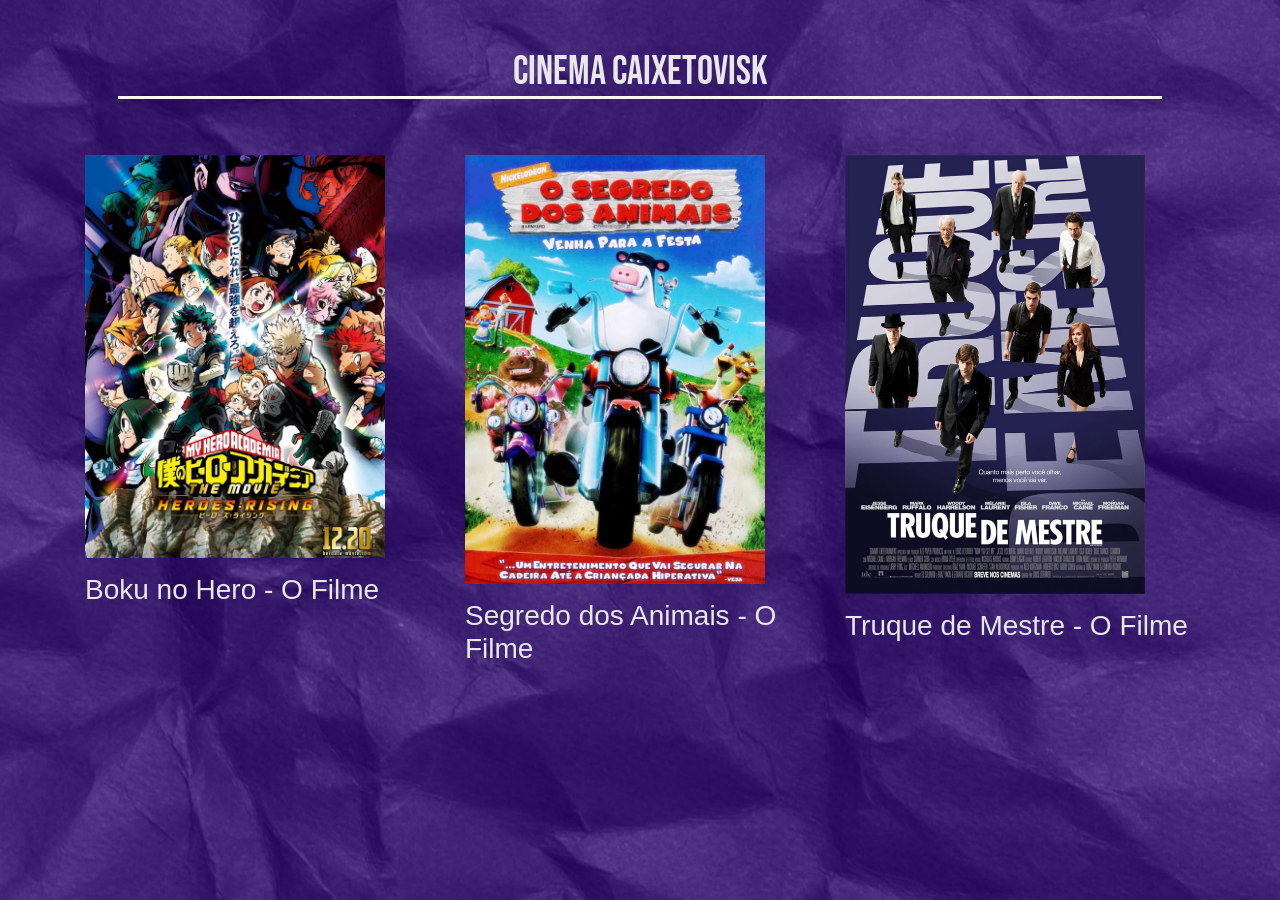
<file: index.html>
<!DOCTYPE html>
<html lang="pt-br">

<head>
    <meta charset="UTF-8">
    <meta http-equiv="X-UA-Compatible" content="IE=edge">
    <meta name="viewport" content="width=device-width, initial-scale=1.0">
    <title>Boku no Hero o Filme</title>
    <link rel="stylesheet" href="https://stackpath.bootstrapcdn.com/bootstrap/4.1.3/css/bootstrap.min.css"
        integrity="sha384-MCw98/SFnGE8fJT3GXwEOngsV7Zt27NXFoaoApmYm81iuXoPkFOJwJ8ERdknLPMO" crossorigin="anonymous">
        <link rel="preconnect" href="https://fonts.gstatic.com">
<link href="https://fonts.googleapis.com/css2?family=Bebas+Neue&display=swap" rel="stylesheet">
    <style>
        body {
            background-color: rgb(57, 51, 144);
            color: #e8e8e8;
            background-repeat:no-repeat;
            background-size:100%;
            background-image: url('assets/images/novo.jpg');

            font-family: sans-serif;
        }

        p {
            font-size: 18px;
        }
        .tamanhoPEr{
            width:300px;
        }
        .borda{
            border:3px solid #e8e8e8;
        }
        a{
            text-decoration: none;
            color: #e8e8e8;
        }
        a:hover{
            color:rgb(91, 243, 243);
        }
        .bordacima{
            border-bottom:solid whitesmoke;
        }
        h1{
            font-family: 'Bebas Neue', cursive;
        }
        .fontefilme{
            font-family: Impact, Haettenschweiler, 'Arial Narrow Bold', sans-serif;
            padding-top: 15px;
        }
    </style>
</head>

<body>
   <div class="container">
       <div class="row">
           <div class="col col-12 p-5">
               <h1 class="text-center bordacima">Cinema Caixetovisk</h1>
           </div>
       </div>
   </div>

    <div class="container">
        <div class="row">
            <div class="col col-4"><a href="assets/bokunohero.html"><img src="assets/images/BNK_filme.jpeg" alt="" class=" tamanhoPEr img-fluid">
                <h3 class="fontefilme">Boku no Hero - O Filme</h3></a></div>
                <div class="col col-4"><a href="assets/segredosboi.html"><img src="assets/images/vaca1.jpeg" alt="" class=" tamanhoPEr img-fluid ">
                    <h3 class="fontefilme">Segredo dos Animais - O Filme</h3></a></div>
                    <div class="col col-4"><a href="assets/truquedemestre.html"><img src="assets/images/banner.jpg" alt="" class=" tamanhoPEr img-fluid ">
                        <h3 class="fontefilme">Truque de Mestre - O Filme</h3></a></div>
        </div>
    </div>

    
</body>

</html>
</file>
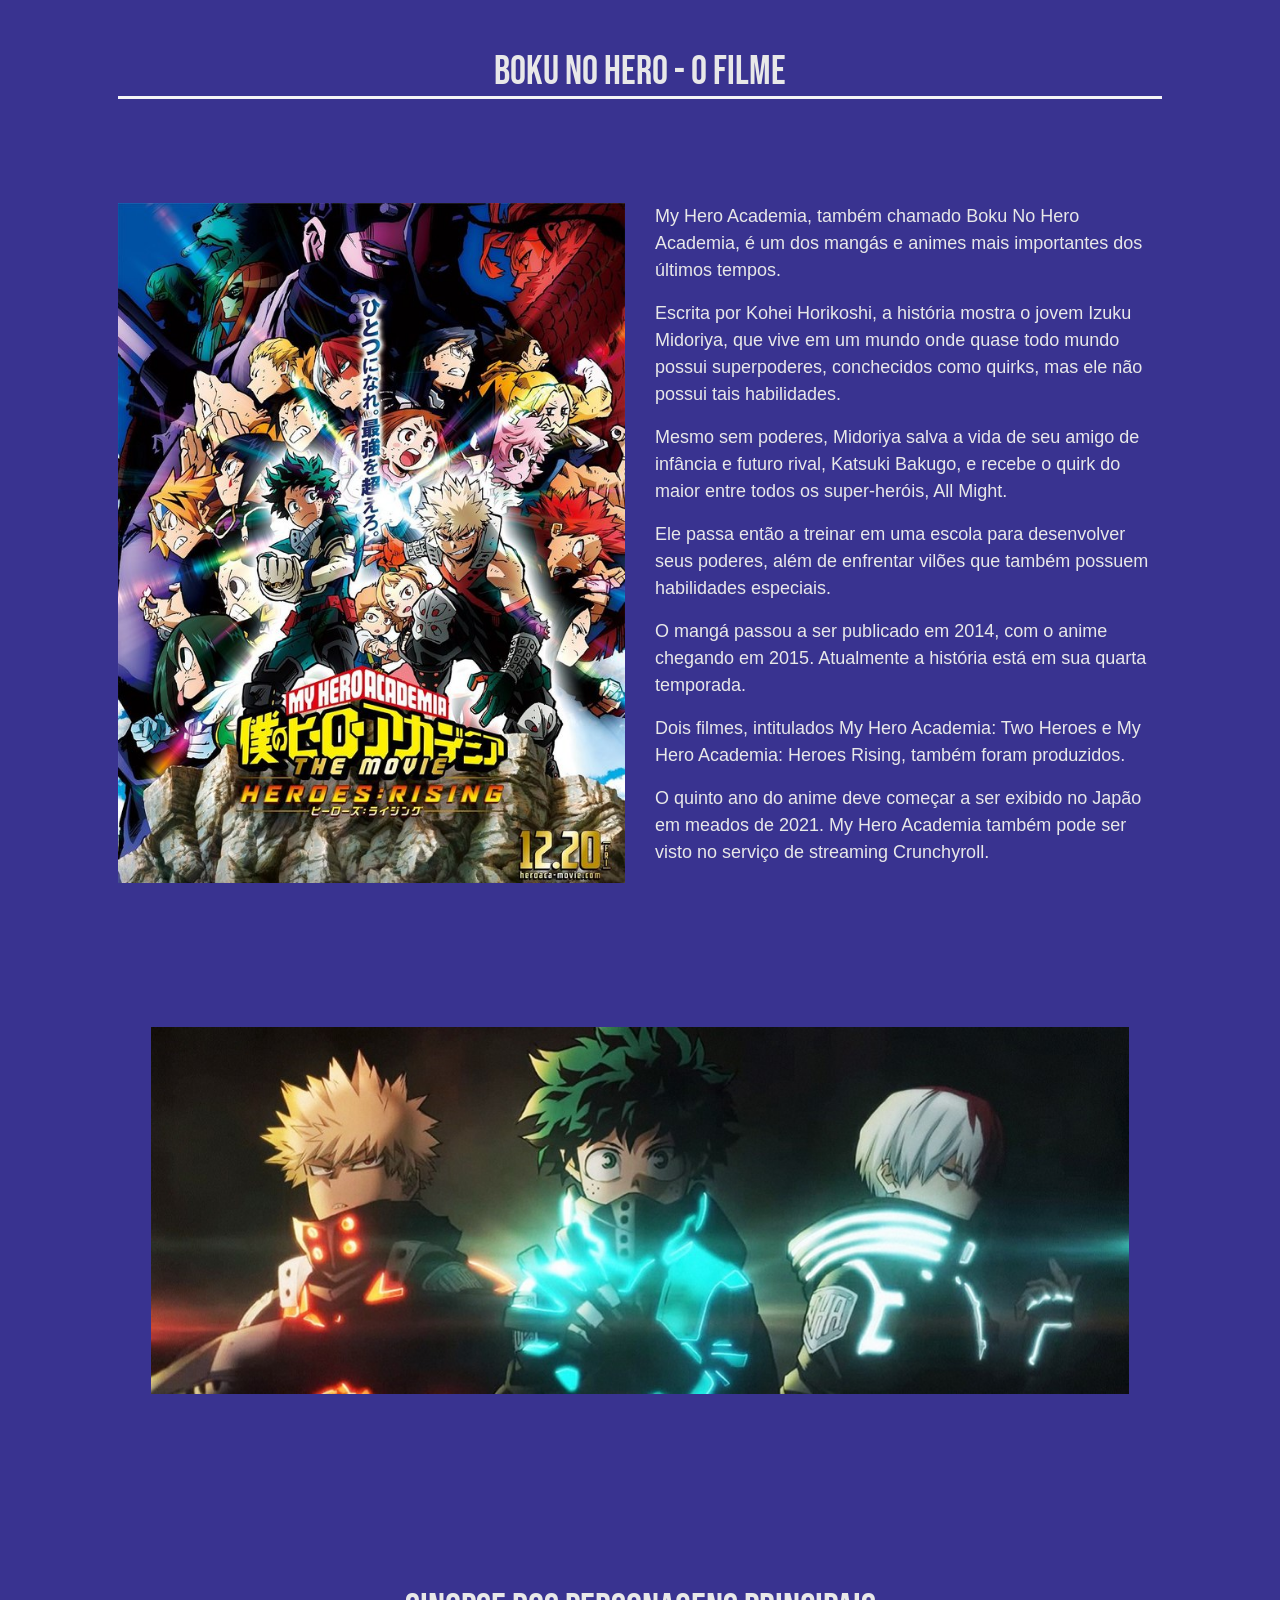
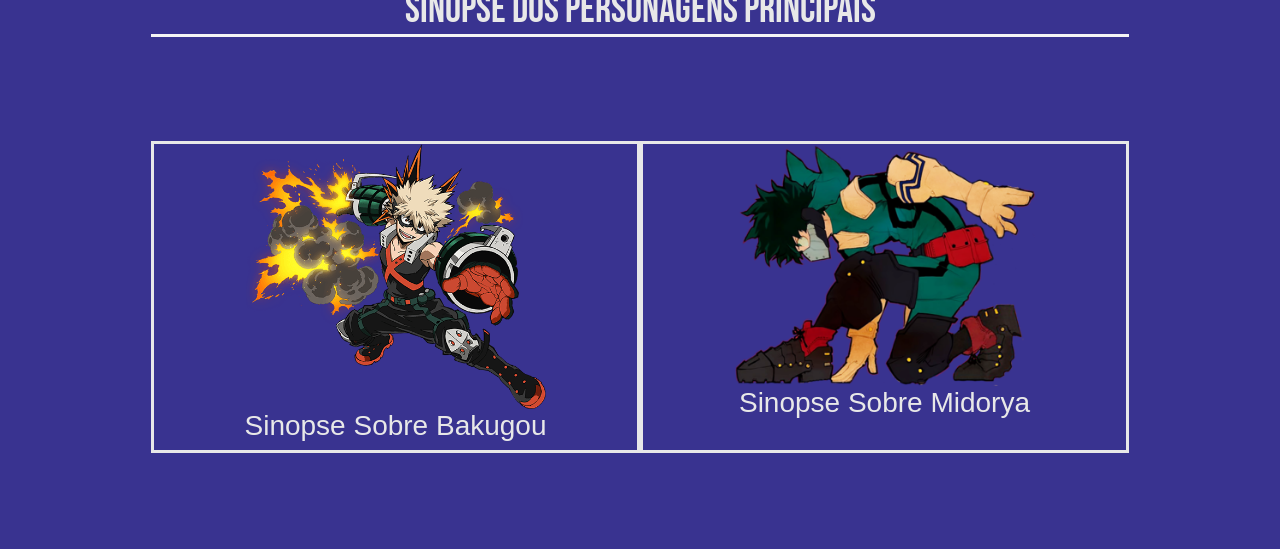
<file: bokunohero.html>
<!DOCTYPE html>
<html lang="pt-br">

<head>
    <meta charset="UTF-8">
    <meta http-equiv="X-UA-Compatible" content="IE=edge">
    <meta name="viewport" content="width=device-width, initial-scale=1.0">
    <title>Boku no Hero o Filme</title>
    <link rel="stylesheet" href="https://stackpath.bootstrapcdn.com/bootstrap/4.1.3/css/bootstrap.min.css"
        integrity="sha384-MCw98/SFnGE8fJT3GXwEOngsV7Zt27NXFoaoApmYm81iuXoPkFOJwJ8ERdknLPMO" crossorigin="anonymous">
        <link rel="preconnect" href="https://fonts.gstatic.com">
<link href="https://fonts.googleapis.com/css2?family=Bebas+Neue&display=swap" rel="stylesheet">
    <style>
        body {
            background-color: rgb(57, 51, 144);
            color: #e8e8e8;
            ;
            font-family: sans-serif;
        }

        p {
            font-size: 18px;
        }
        .tamanhoPEr{
            width:300px;
        }
        .borda{
            border:3px solid #e8e8e8;
        }
        a{
            text-decoration: none;
            color: #e8e8e8;
        }
        a:hover{
            color:rgb(91, 243, 243);
        }
        .bordacima{
            border-bottom:solid whitesmoke;
        }
        h1{
            font-family: 'Bebas Neue', cursive;
        }
    </style>
</head>

<body>
    <div class="container p-5">
        <div class="row">
            <div class="col col-12 text-center">
                <h1 class="bordacima">Boku no Hero - O Filme</h1>
            </div>
        </div>
    </div>
    <div class="container p-5 ">
        <div class="row">
            <div class="col col-6">
                <img src="BNK_filme.jpeg" alt="" class="img-fluid">
            </div>
            <div class="col col-6">
                <p>My Hero Academia, também chamado Boku No Hero Academia, é um dos mangás e animes mais importantes dos
                    últimos tempos. </p>

                    <p>Escrita por Kohei Horikoshi, a história mostra o jovem Izuku Midoriya, que vive em um mundo onde
                quase todo mundo possui superpoderes, conchecidos como quirks, mas ele não possui tais habilidades.
                </p>

                <p>Mesmo sem poderes, Midoriya salva a vida de seu amigo de infância e futuro rival, Katsuki Bakugo, e
                    recebe o quirk do maior entre todos os super-heróis, All Might.</p>

                <p>Ele passa então a treinar em uma escola para desenvolver seus poderes, além de enfrentar vilões que
                    também possuem habilidades especiais.</p>
                

                <p>O mangá passou a ser publicado em 2014, com o anime chegando em 2015. Atualmente a história está em
                    sua quarta temporada.</p>

                    <p> Dois filmes, intitulados My Hero Academia: Two Heroes e My Hero Academia: Heroes Rising, também
                foram produzidos.</p>
                <p> O quinto ano do anime deve começar a ser exibido no Japão em meados de 2021.

                    My Hero Academia também pode ser visto no serviço de streaming Crunchyroll.</p>
            </div>
        </div>
    </div>
    <div class="container p-5">
        <div class="row">
            <div class="col col-12 p-5">
                <img src="bakudou_midoria_todo.jpg" alt="" class="img-fluid">
            </div>
        </div>
    </div>
    <div class="container p-5">
        <div class="row ">
            <div class="col col-12 p-5">
               <h1 class="text-center bordacima"> Sinopse dos Personagens Principais</h1>
        </div>
    </div>

    <div class="container p-5">
        <div class="row">
            
            <div class="col col-6 text-center borda">
                <a href="personagemBNK.html"><img src="Katsuki_Bakugo.png" alt="" class=" tamanhoPEr">
                <h3 >Sinopse Sobre Bakugou</h3></a>
            </div>
            <div class="col col-6 text-center borda">
                <a href="personagemBNK2.html"><img src="midoria2.png" alt="" class=" tamanhoPEr">
                <h3>Sinopse Sobre Midorya</h3></a>
            </div>
        </div>
    </div>

</body>

</html>
</file>
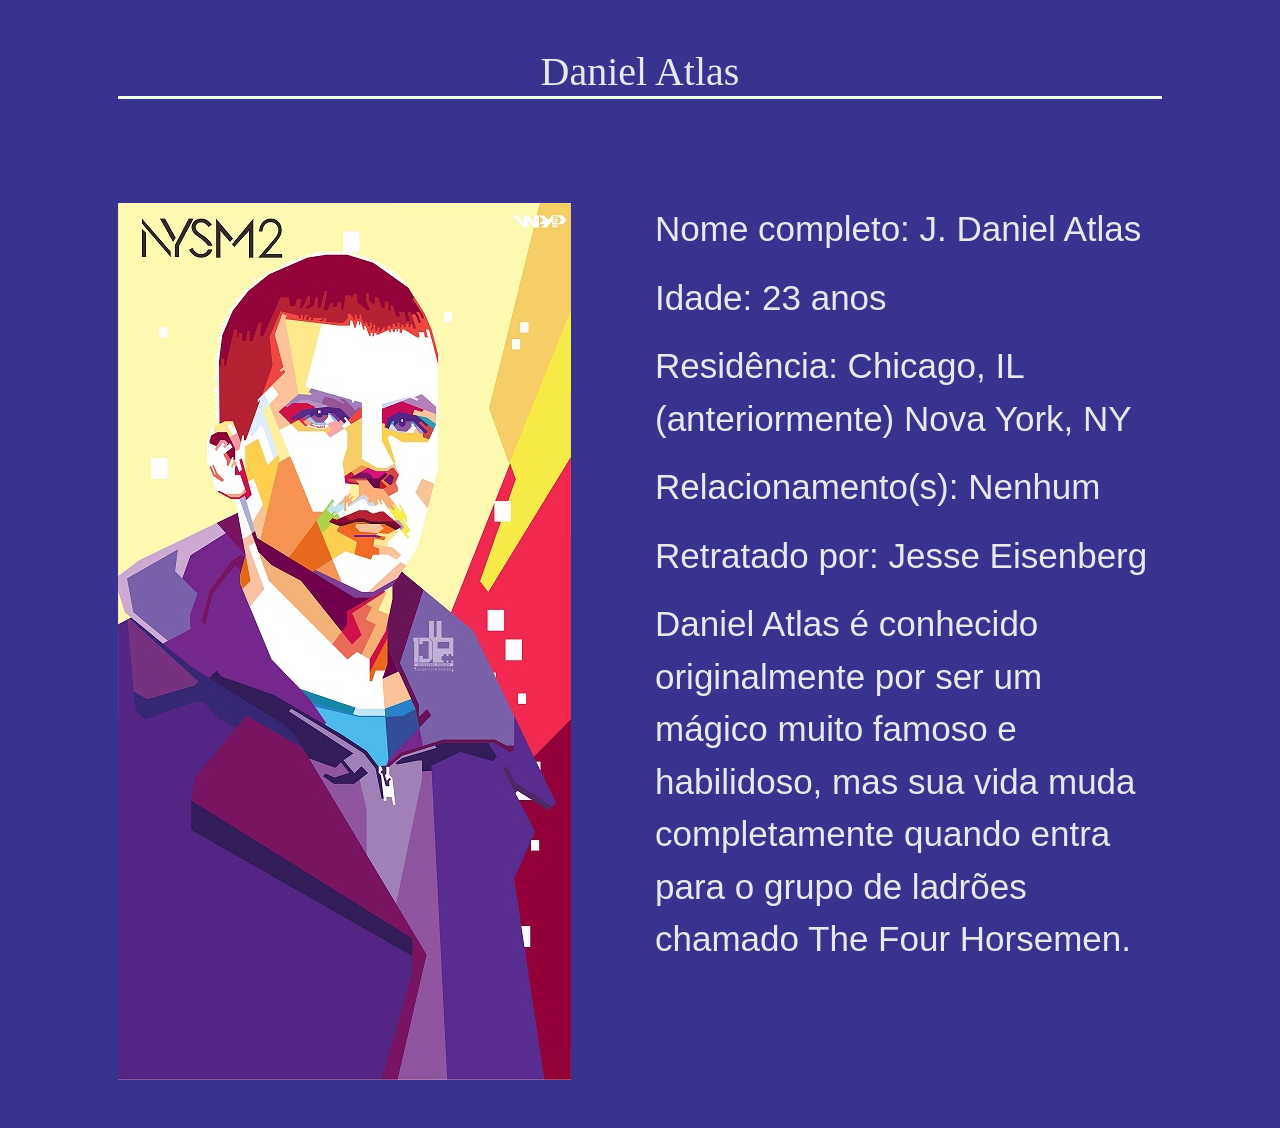
<file: danielatlas.html>
<!DOCTYPE html>
<html lang="pt-br">
<head>
    <meta charset="UTF-8">
    <meta name="viewport" content="width=device-width, initial-scale=1.0">
    <meta http-equiv="X-UA-Compatible" content="ie=edge">
    <title>Document</title>
    <link rel="stylesheet" href="https://stackpath.bootstrapcdn.com/bootstrap/4.1.3/css/bootstrap.min.css" integrity="sha384-MCw98/SFnGE8fJT3GXwEOngsV7Zt27NXFoaoApmYm81iuXoPkFOJwJ8ERdknLPMO" crossorigin="anonymous">
    <link rel="stylesheet" href="truquedemestre.css">

</head>
<body>
    <div class="container p-5 text-center">
        <div class="row">
            <div class="col col-12">
                <h1 class="bordabaixo"> Daniel Atlas </h1>
            </div>
        </div>
    </div>
    <div class="container p-5">
            <div class="row">
                <div class="col col-6 ">
                <img src="personagemprincipal.jpg" alt="" class="img-fluid">
            </div>
            <div class="col col-6">
                    <p> Nome completo: J. Daniel Atlas</p>

                    <p>Idade: 23 anos</p>
                    
                    <p> Residência: Chicago, IL (anteriormente) Nova York, NY</p>
                    
                   <p>Relacionamento(s): Nenhum</p>

                   <p>Retratado por: Jesse Eisenberg </p>

                   <p>Daniel Atlas é conhecido originalmente por ser um mágico muito famoso e habilidoso, mas sua vida muda completamente quando entra para o grupo de ladrões chamado The Four Horsemen. </p>
            </div>
        </div>
    </div>
</body>
</html>
</file>
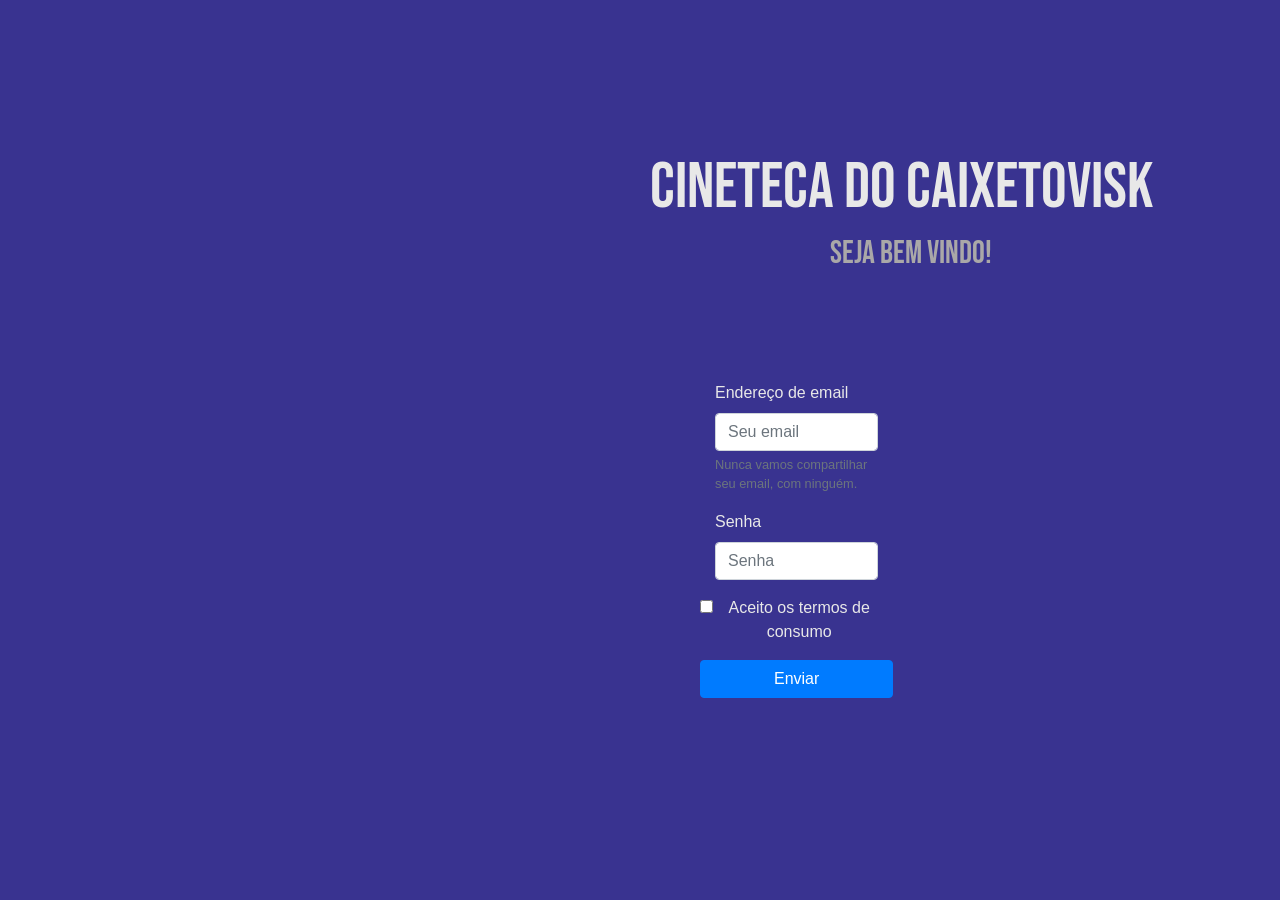
<file: login.html>
<!DOCTYPE html>
<html lang="en">
  <head>
    <meta charset="UTF-8" />
    <meta http-equiv="X-UA-Compatible" content="IE=edge" />
    <meta name="viewport" content="width=device-width, initial-scale=1.0" />
    <title>Login e Cadastro Cineteca</title>
    <link
      href="https://fonts.googleapis.com/css2?family=Bebas+Neue&family=Oswald:wght@200&display=swap"
      rel="stylesheet"
    />
    <link
      rel="stylesheet"
      href="https://stackpath.bootstrapcdn.com/bootstrap/4.1.3/css/bootstrap.min.css"
      integrity="sha384-MCw98/SFnGE8fJT3GXwEOngsV7Zt27NXFoaoApmYm81iuXoPkFOJwJ8ERdknLPMO"
      crossorigin="anonymous"
    />
    <link rel="stylesheet" href="style.css" />
  </head>
  <body>
    <h1 class="titulo">Cineteca do Caixetovisk</h1>
    <h3 class="subtitulo">Seja bem vindo!</h3>
    
    <form class="needs-validation" novalidate action="paginaprincipal.html">
      <div class="form-group col-md-4">
        <label for="exampleInputEmail1">Endereço de email</label>
        <input
          type="email"
          class="form-control"
          id="exampleInputEmail1"
          aria-describedby="emailHelp"
          placeholder="Seu email"
          required
        />
        <small id="emailHelp" class="form-text text-muted"
          >Nunca vamos compartilhar seu email, com ninguém.</small
        >
        <div class="invalid-feedback">Por favor, escolha um e-mail.</div>
      </div>
      <div class="form-group col-md-4">
        <label for="exampleInputPassword1">Senha</label>
        <input
          type="password"
          class="form-control"
          id="exampleInputPassword1"
          placeholder="Senha"
          required
        />
        <div class="invalid-feedback">Por favor, escolha uma senha.</div>
      </div>
      <div class="form-group form-check text-center col-md-4">
        <input type="checkbox" class="form-check-input" id="exampleCheck1" />
        <label class="form-check-label" for="exampleCheck1"
          >Aceito os termos de consumo</label
        >
      </div>
      <button type="submit" class="btn btn-primary col-md-4"> Enviar</button>
    </form>

    <script>
      // Exemplo de JavaScript inicial para desativar envios de formulário, se houver campos inválidos.
      (function () {
        "use strict";
        window.addEventListener(
          "load",
          function () {
            // Pega todos os formulários que nós queremos aplicar estilos de validação Bootstrap personalizados.
            var forms = document.getElementsByClassName("needs-validation");
            // Faz um loop neles e evita o envio
            var validation = Array.prototype.filter.call(
              forms,
              function (form) {
                form.addEventListener(
                  "submit",
                  function (event) {
                    if (form.checkValidity() === false) {
                      event.preventDefault();
                      event.stopPropagation();
                    }
                    form.classList.add("was-validated");
                  },
                  false
                );
              }
            );
          },
          false
        );
      })();
    </script>

    <script
      src="https://code.jquery.com/jquery-3.3.1.slim.min.js"
      integrity="sha384-q8i/X+965DzO0rT7abK41JStQIAqVgRVzpbzo5smXKp4YfRvH+8abtTE1Pi6jizo"
      crossorigin="anonymous"
    ></script>
    <script
      src="https://cdnjs.cloudflare.com/ajax/libs/popper.js/1.14.3/umd/popper.min.js"
      integrity="sha384-ZMP7rVo3mIykV+2+9J3UJ46jBk0WLaUAdn689aCwoqbBJiSnjAK/l8WvCWPIPm49"
      crossorigin="anonymous"
    ></script>
    <script
      src="https://stackpath.bootstrapcdn.com/bootstrap/4.1.3/js/bootstrap.min.js"
      integrity="sha384-ChfqqxuZUCnJSK3+MXmPNIyE6ZbWh2IMqE241rYiqJxyMiZ6OW/JmZQ5stwEULTy"
      crossorigin="anonymous"
    ></script>
  </body>
</html>
</file>
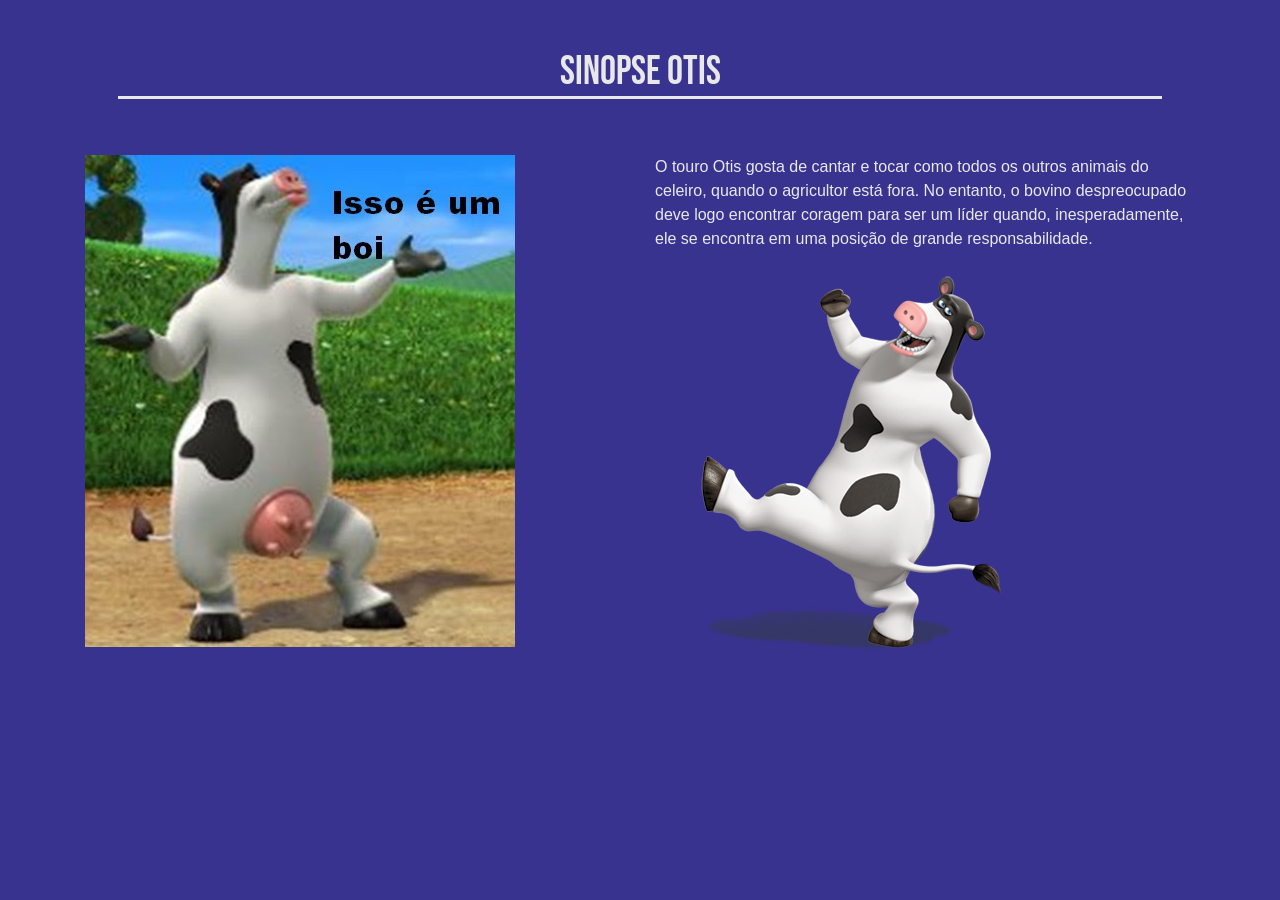
<file: otis.html>
<!DOCTYPE html>
<html lang="pt-br">
  <head>
    <meta charset="UTF-8" />
    <meta http-equiv="X-UA-Compatible" content="IE=edge" />
    <meta name="viewport" content="width=device-width, initial-scale=1.0" />
    <title>Bakugou</title>
    <link
      rel="stylesheet"
      href="https://stackpath.bootstrapcdn.com/bootstrap/4.1.3/css/bootstrap.min.css"
      integrity="sha384-MCw98/SFnGE8fJT3GXwEOngsV7Zt27NXFoaoApmYm81iuXoPkFOJwJ8ERdknLPMO"
      crossorigin="anonymous"
    />
    <link rel="preconnect" href="https://fonts.gstatic.com" />
    <link
      href="https://fonts.googleapis.com/css2?family=Bebas+Neue&display=swap"
      rel="stylesheet"
    />
    <style>
      body {
        background-color: rgb(57, 51, 144);
        color: #e8e8e8;
        font-family: sans-serif;
      }

      .h1 {
        font-family: "Bebas Neue", cursive;
        border-bottom: solid;
      }

      .bordaB {
        border: solid white;
      }
    </style>
  </head>

  <body>
    <div class="container p-5">
      <div class="row">
        <div class="col col-12 text-center">
          <h1 class="h1">Sinopse Otis</h1>
        </div>
      </div>
    </div>
    <div class="container p-6">
      <div class="row">
        <div class="col col-6">
          <img src="boi2.jpg" alt="" class="img-fluid" />
        </div>
        <div class="col col-6">
          <p class="letra">
            O touro Otis gosta de cantar e tocar como todos os outros animais do
            celeiro, quando o agricultor está fora. No entanto, o bovino
            despreocupado deve logo encontrar coragem para ser um líder quando,
            inesperadamente, ele se encontra em uma posição de grande
            responsabilidade.
          </p>
          <img src="otes.png" alt="" class="" />
        </div>
      </div>
    </div>
  </body>
</html>
</file>
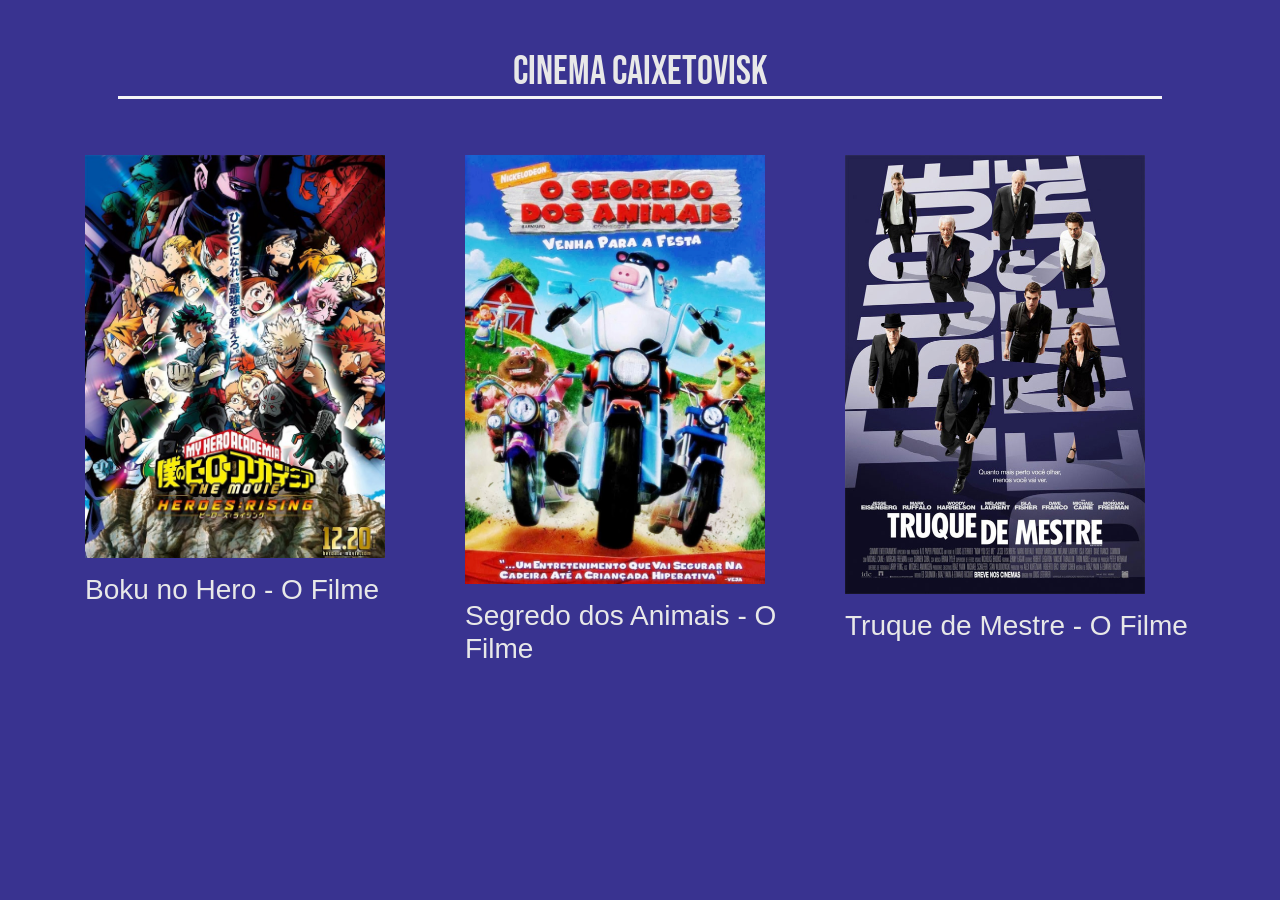
<file: paginaprincipal.html>
<!DOCTYPE html>
<html lang="pt-br">

<head>
    <meta charset="UTF-8">
    <meta http-equiv="X-UA-Compatible" content="IE=edge">
    <meta name="viewport" content="width=device-width, initial-scale=1.0">
    <title>Boku no Hero o Filme</title>
    <link rel="stylesheet" href="https://stackpath.bootstrapcdn.com/bootstrap/4.1.3/css/bootstrap.min.css"
        integrity="sha384-MCw98/SFnGE8fJT3GXwEOngsV7Zt27NXFoaoApmYm81iuXoPkFOJwJ8ERdknLPMO" crossorigin="anonymous">
        <link rel="preconnect" href="https://fonts.gstatic.com">
<link href="https://fonts.googleapis.com/css2?family=Bebas+Neue&display=swap" rel="stylesheet">
    <style>
        body {
            background-color: rgb(57, 51, 144);
            color: #e8e8e8;
            ;
            font-family: sans-serif;
        }

        p {
            font-size: 18px;
        }
        .tamanhoPEr{
            width:300px;
        }
        .borda{
            border:3px solid #e8e8e8;
        }
        a{
            text-decoration: none;
            color: #e8e8e8;
        }
        a:hover{
            color:rgb(91, 243, 243);
        }
        .bordacima{
            border-bottom:solid whitesmoke;
        }
        h1{
            font-family: 'Bebas Neue', cursive;
        }
        .fontefilme{
            font-family: Impact, Haettenschweiler, 'Arial Narrow Bold', sans-serif;
            padding-top: 15px;
        }
    </style>
</head>

<body>
   <div class="container">
       <div class="row">
           <div class="col col-12 p-5">
               <h1 class="text-center bordacima">Cinema Caixetovisk</h1>
           </div>
       </div>
   </div>

    <div class="container">
        <div class="row">
            <div class="col col-4"><a href="bokunohero.html"><img src="BNK_filme.jpeg" alt="" class=" tamanhoPEr img-fluid">
                <h3 class="fontefilme">Boku no Hero - O Filme</h3></a></div>
                <div class="col col-4"><a href="segredosboi.html"><img src="vaca1.jpeg" alt="" class=" tamanhoPEr img-fluid ">
                    <h3 class="fontefilme">Segredo dos Animais - O Filme</h3></a></div>
                    <div class="col col-4"><a href="truquedemestre.html"><img src="banner.jpg" alt="" class=" tamanhoPEr img-fluid ">
                        <h3 class="fontefilme">Truque de Mestre - O Filme</h3></a></div>
        </div>
    </div>

    
</body>

</html>
</file>
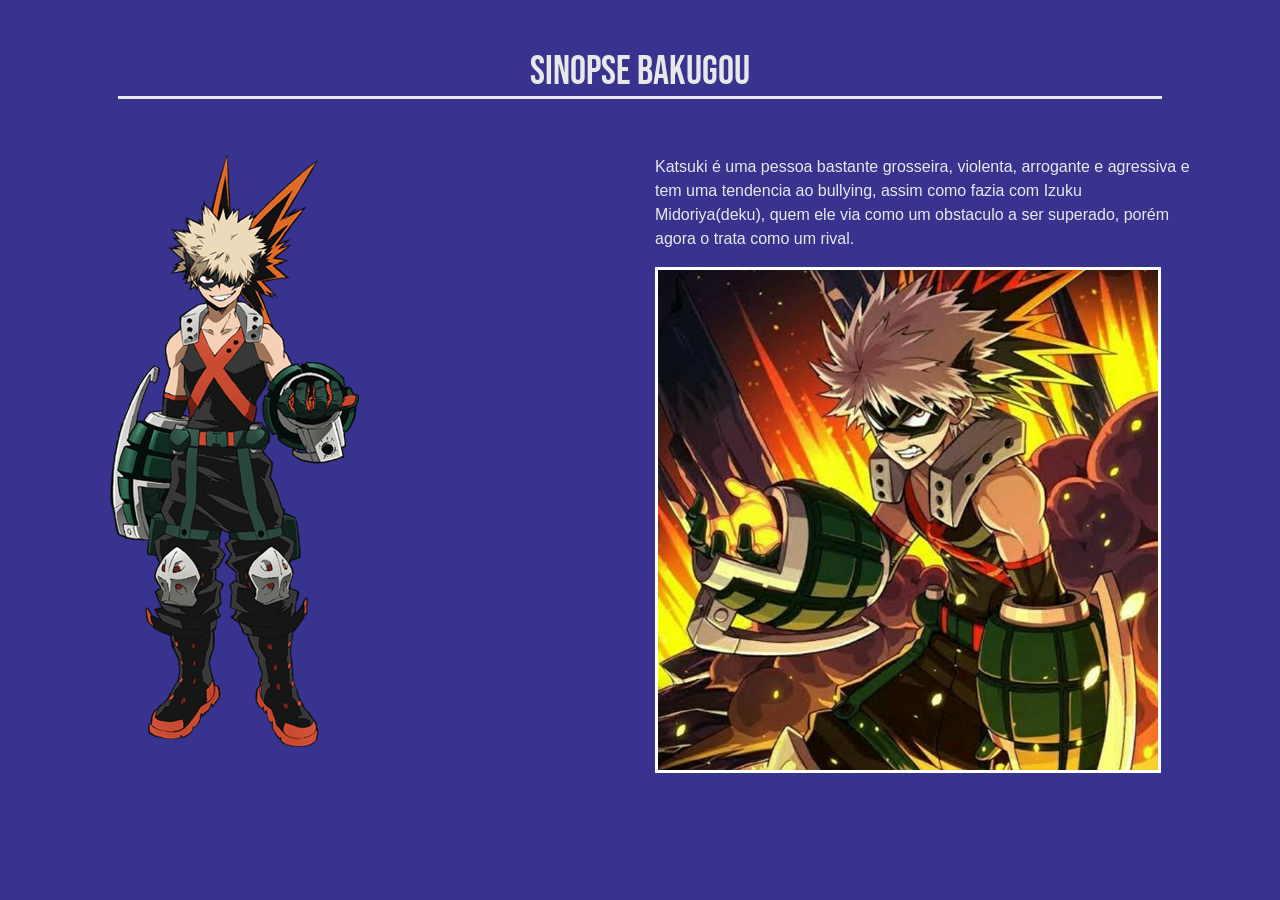
<file: personagemBNK.html>
<!DOCTYPE html>
<html lang="pt-br">

<head>
    <meta charset="UTF-8">
    <meta http-equiv="X-UA-Compatible" content="IE=edge">
    <meta name="viewport" content="width=device-width, initial-scale=1.0">
    <title>Bakugou</title>
    <link rel="stylesheet" href="https://stackpath.bootstrapcdn.com/bootstrap/4.1.3/css/bootstrap.min.css"
        integrity="sha384-MCw98/SFnGE8fJT3GXwEOngsV7Zt27NXFoaoApmYm81iuXoPkFOJwJ8ERdknLPMO" crossorigin="anonymous">
        <link rel="preconnect" href="https://fonts.gstatic.com">
<link href="https://fonts.googleapis.com/css2?family=Bebas+Neue&display=swap" rel="stylesheet">
    <style>
        body {
            background-color: rgb(57, 51, 144);
            color: #e8e8e8;
            ;
            font-family: sans-serif;
        }

        .h1 {
            font-family: 'Bebas Neue', cursive;
            border-bottom: solid;
        }

        .bordaB {
            border: solid white;
        }
    </style>
</head>

<body>
    <div class="container p-5">
        <div class="row">
            <div class="col col-12 text-center ">
                <h1 class="h1">Sinopse Bakugou</h1>
            </div>
        </div>
    </div>
    <div class="container p-6">
        <div class="row">
            <div class="col col-6">
                <img src="Bakugou.png" alt="" class="img-fluid">
            </div>
            <div class="col col-6">
                <p>Katsuki é uma pessoa bastante grosseira, violenta, arrogante e agressiva e tem uma tendencia ao
                    bullying,
                    assim como fazia com Izuku Midoriya(deku), quem ele via como um obstaculo a ser superado,
                    porém agora o trata como um rival.</p>
                <img src="bakugou 2.jpg" alt="" class="bordaB">

            </div>
            
        </div>
    </div>

</body>

</html>
</file>
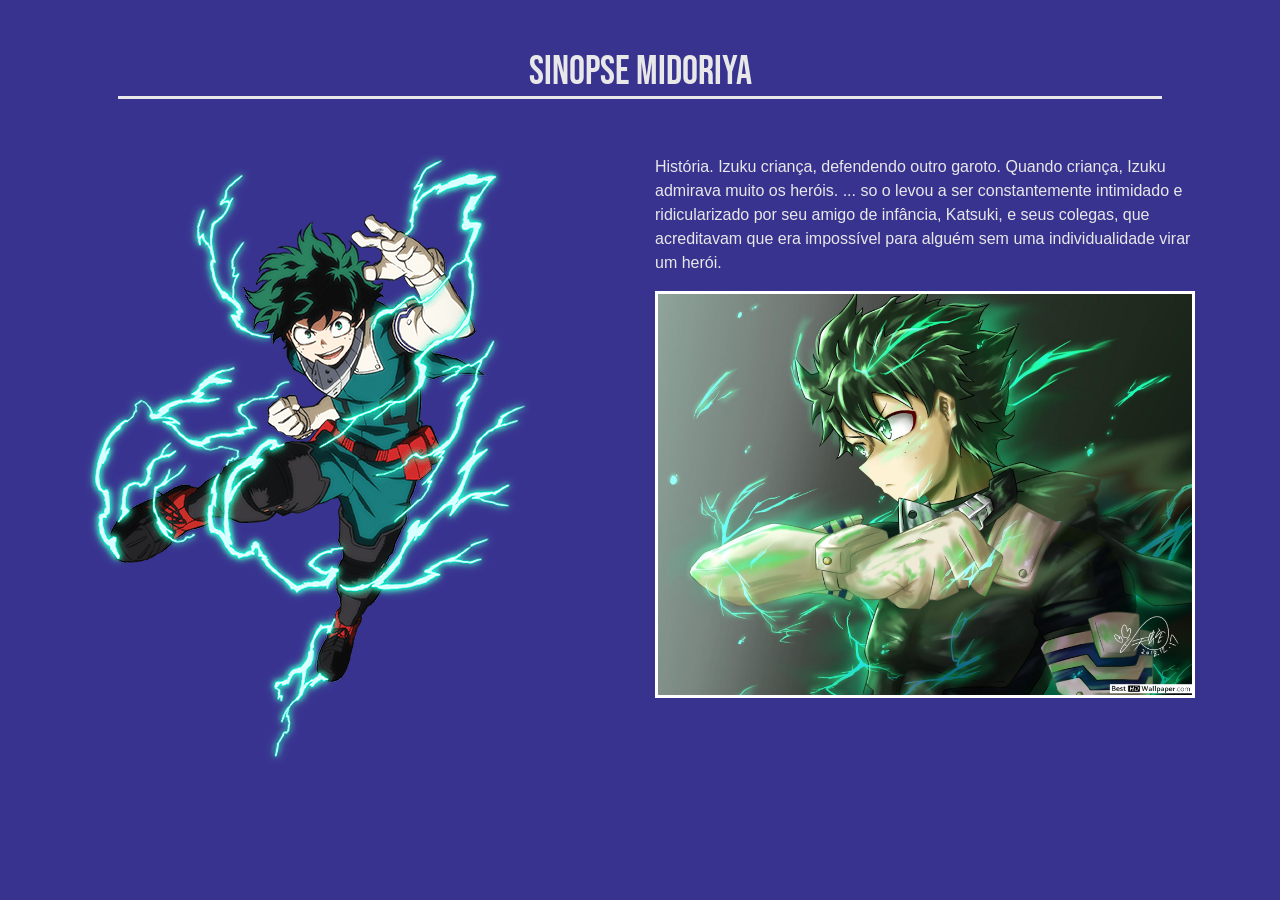
<file: personagemBNK2.html>
<!DOCTYPE html>
<html lang="pt-br">

<head>
    <meta charset="UTF-8">
    <meta http-equiv="X-UA-Compatible" content="IE=edge">
    <meta name="viewport" content="width=device-width, initial-scale=1.0">
    <title>Izuku Midoriya</title>
    <link rel="stylesheet" href="https://stackpath.bootstrapcdn.com/bootstrap/4.1.3/css/bootstrap.min.css"
        integrity="sha384-MCw98/SFnGE8fJT3GXwEOngsV7Zt27NXFoaoApmYm81iuXoPkFOJwJ8ERdknLPMO" crossorigin="anonymous">
        <link rel="preconnect" href="https://fonts.gstatic.com">
<link href="https://fonts.googleapis.com/css2?family=Bebas+Neue&display=swap" rel="stylesheet">
    <style>
        body {
            background-color: rgb(57, 51, 144);
            color: #e8e8e8;
            ;
            font-family: sans-serif;
        }

        .h1 {
            font-family: 'Bebas Neue', cursive;
            border-bottom: solid;
        }

        .bordaB {
            border: solid white;
        }
    </style>
</head>

<body>
    <div class="container p-5">
        <div class="row">
            <div class="col col-12 text-center ">
                <h1 class="h1">Sinopse Midoriya</h1>
            </div>
        </div>
    </div>
    <div class="container p-6">
        <div class="row">
            <div class="col col-6">
                <img src="Izuku_Midoriya_Hero_Costume_Action_Pose.png" alt="" class="img-fluid">
            </div>
            <div class="col col-6">
                <p>História. Izuku criança, defendendo outro garoto. Quando criança, Izuku admirava muito os heróis. ...
                   so o levou a ser constantemente intimidado e ridicularizado por seu amigo de infância, Katsuki, e seus colegas,
                   que acreditavam que era impossível para alguém sem uma individualidade virar um herói.</p>
                <img src="izuku-midoriya-deku-my-hero-academia-papel-de-parede-1920x1440_25.jpg" alt="" class="bordaB img-fluid">

            </div>
            
        </div>
    </div>

</body>

</html>
</file>
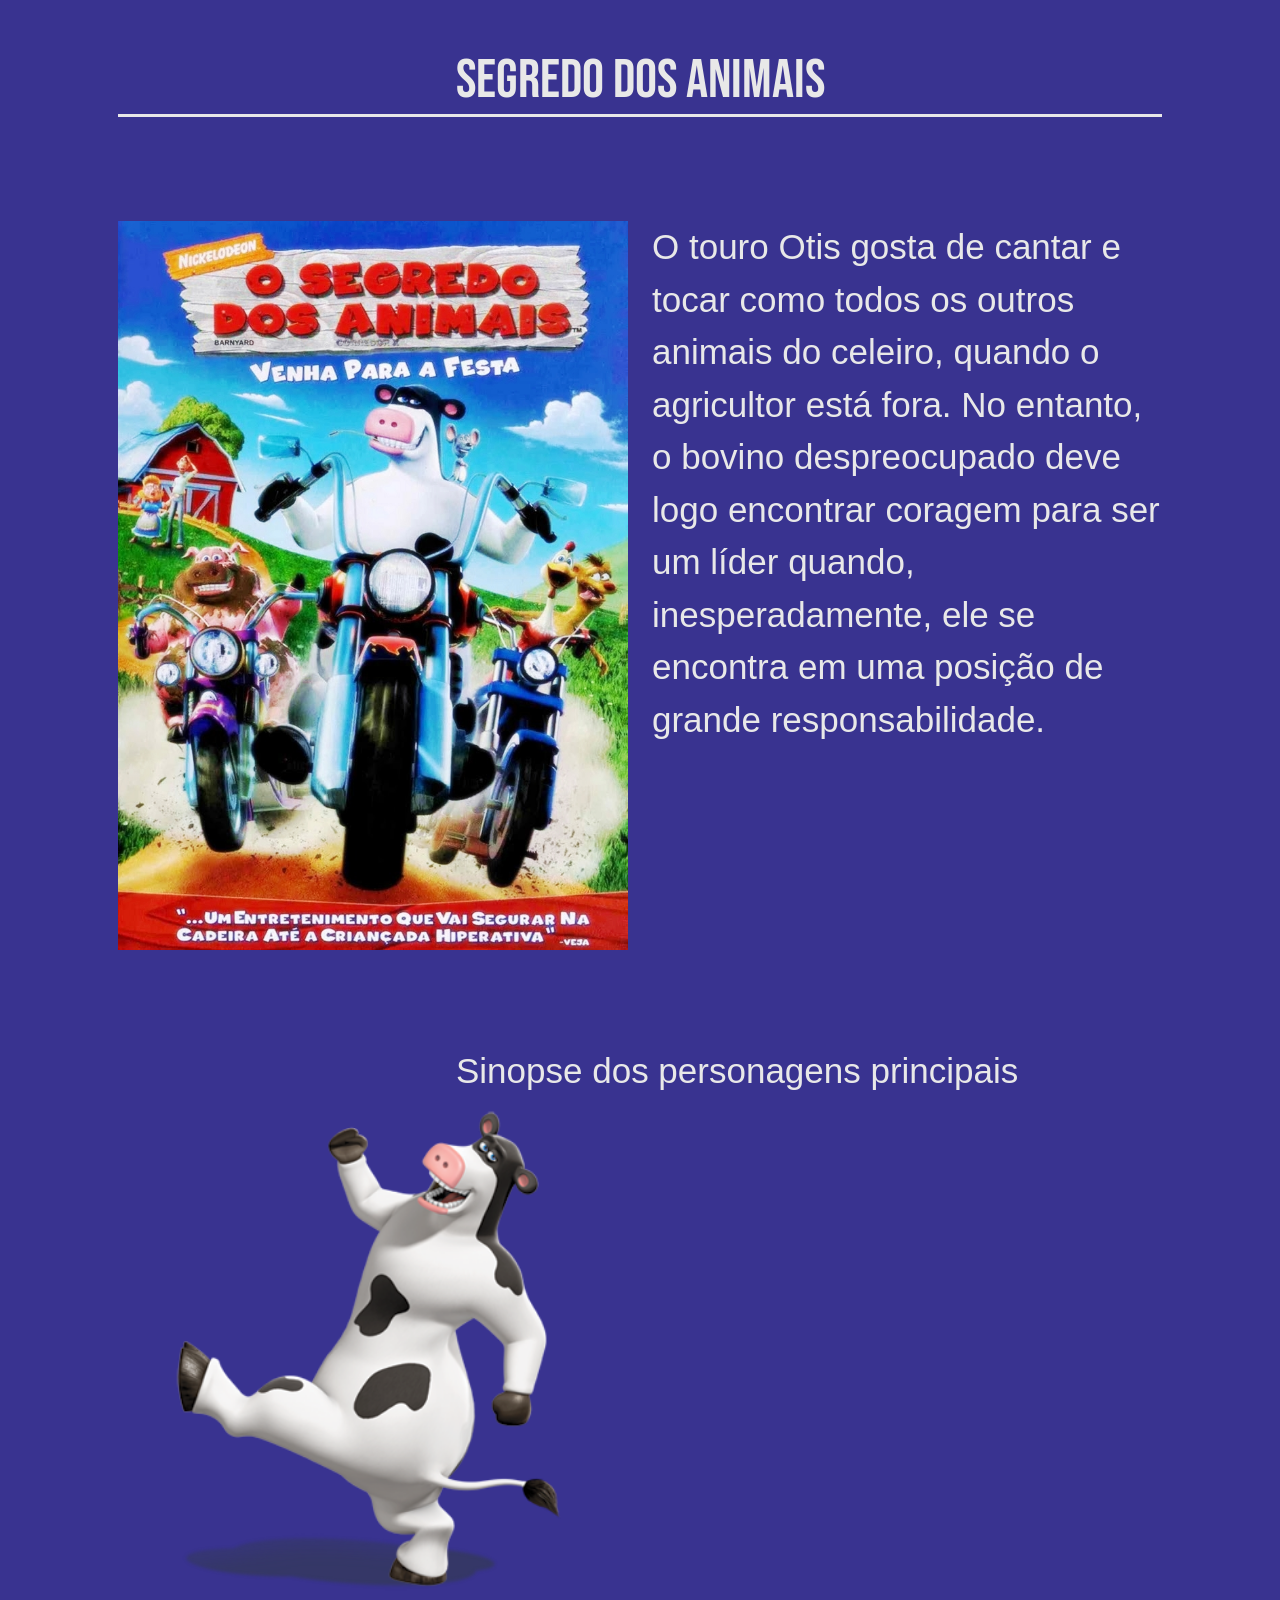
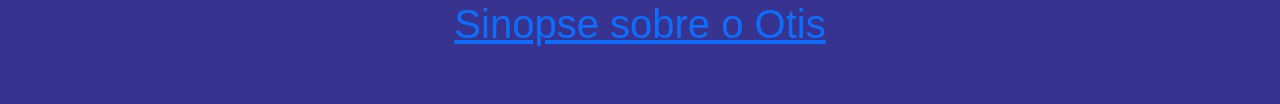
<file: segredosboi.html>
<!DOCTYPE html>
<html lang="pt-br">
  <head>
    <meta charset="UTF-8" />
    <meta http-equiv="X-UA-Compatible" content="IE=edge" />
    <meta name="viewport" content="width=device-width, initial-scale=1.0" />
    <link href="https://fonts.googleapis.com/css2?family=Bebas+Neue&display=swap" rel="stylesheet">
    <link
      href="https://cdn.jsdelivr.net/npm/bootstrap@5.0.1/dist/css/bootstrap.min.css"
      rel="stylesheet"
      integrity="sha384-+0n0xVW2eSR5OomGNYDnhzAbDsOXxcvSN1TPprVMTNDbiYZCxYbOOl7+AMvyTG2x"
      crossorigin="anonymous"
    />
    <link rel="stylesheet" href="estilo.css" />
    <title>Document</title>
  </head>
  <body>
    <div class="container p-5">
      <div class="row">
        <div class="col col-12 text-center">
          <h1 class="letra2">Segredo dos animais</h1>
        </div>
      </div>
    </div>
    <div class="container p-5">
      <div class="row">
        <div class="col col-6">
          <img src="vaca1.jpeg" alt="" class="img-fluid" />
        </div>
        <div class="col col-6">
          <p class="letra">
            O touro Otis gosta de cantar e tocar como todos os outros animais do
            celeiro, quando o agricultor está fora. No entanto, o bovino
            despreocupado deve logo encontrar coragem para ser um líder quando,
            inesperadamente, ele se encontra em uma posição de grande
            responsabilidade.
          </p>
        </div>
        <h1 class="letra3">Sinopse dos personagens principais</h1>
        <a href="otis.html"><img src="otes.png" width="510" height="500" alt=""">
        <h1 class="text-center">Sinopse sobre o Otis</a></h1>
      </div>
    </div>
   
  </body>
</html>
</file>
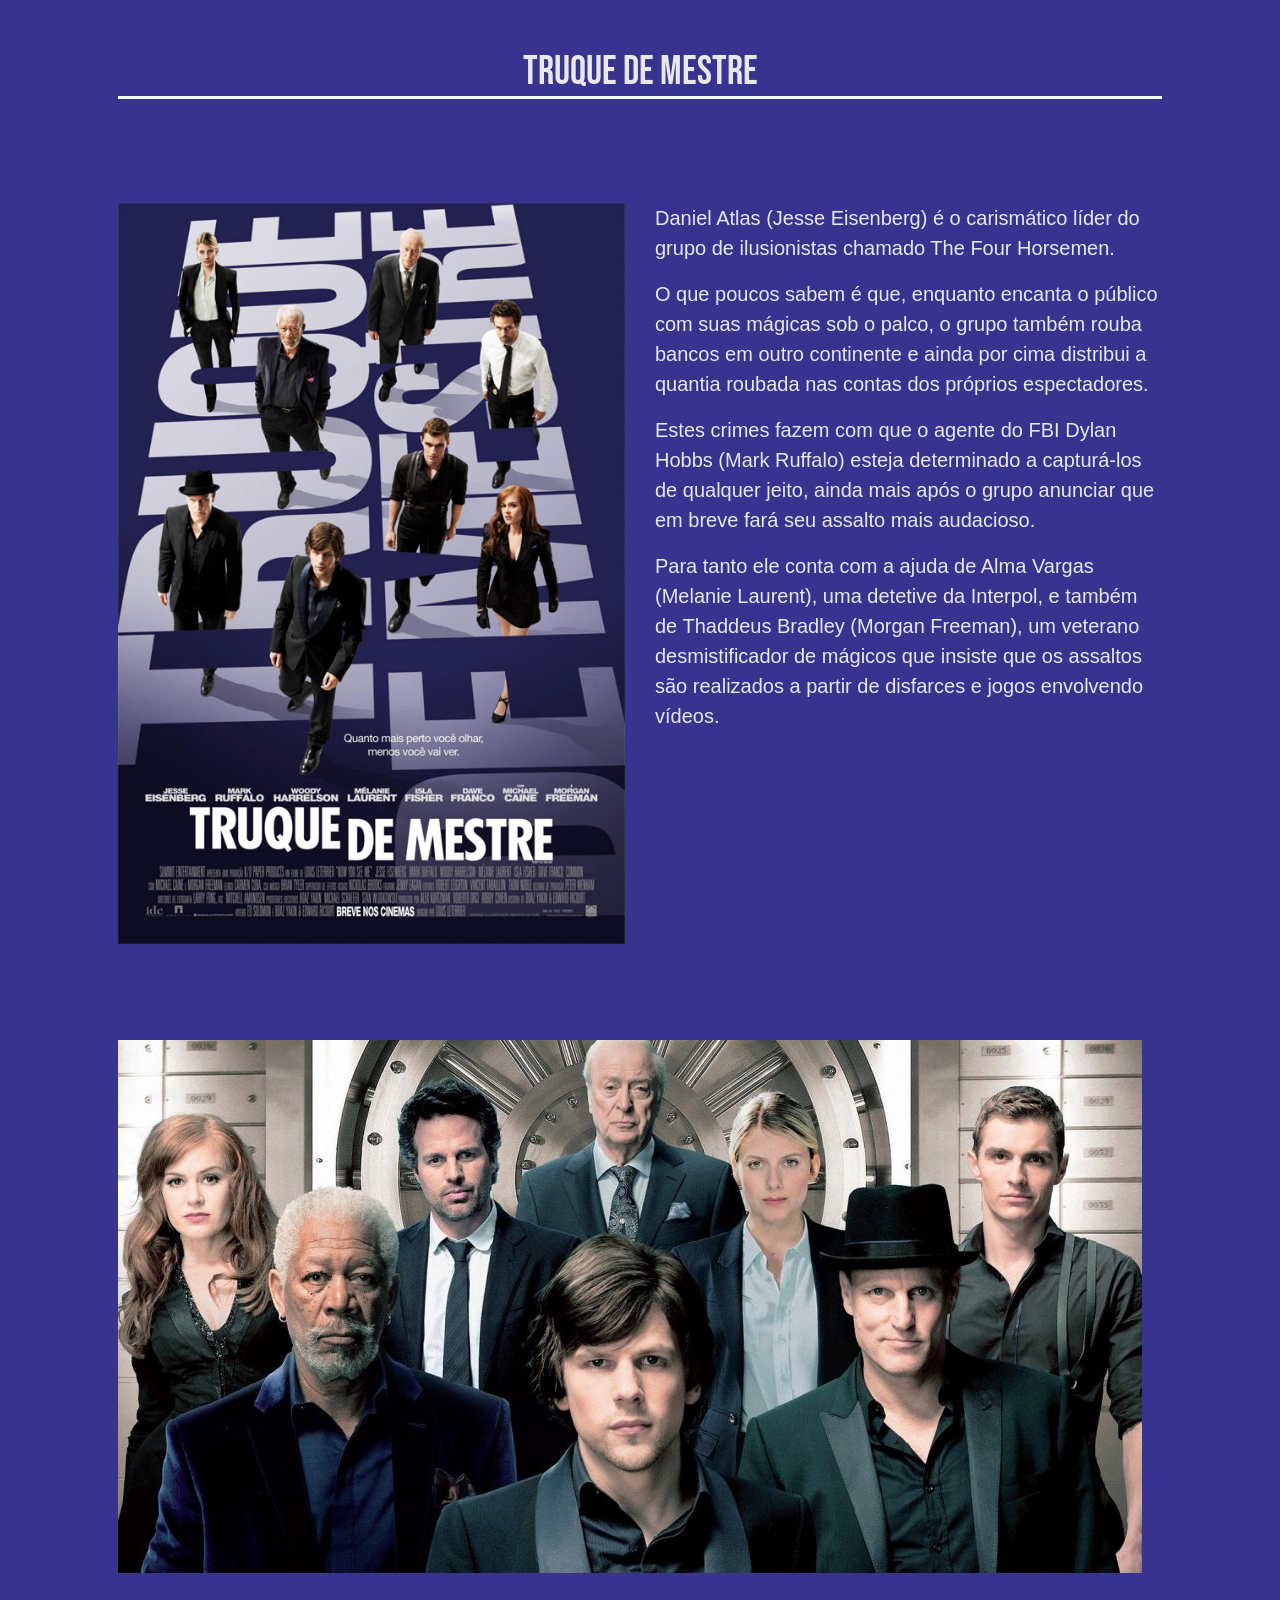
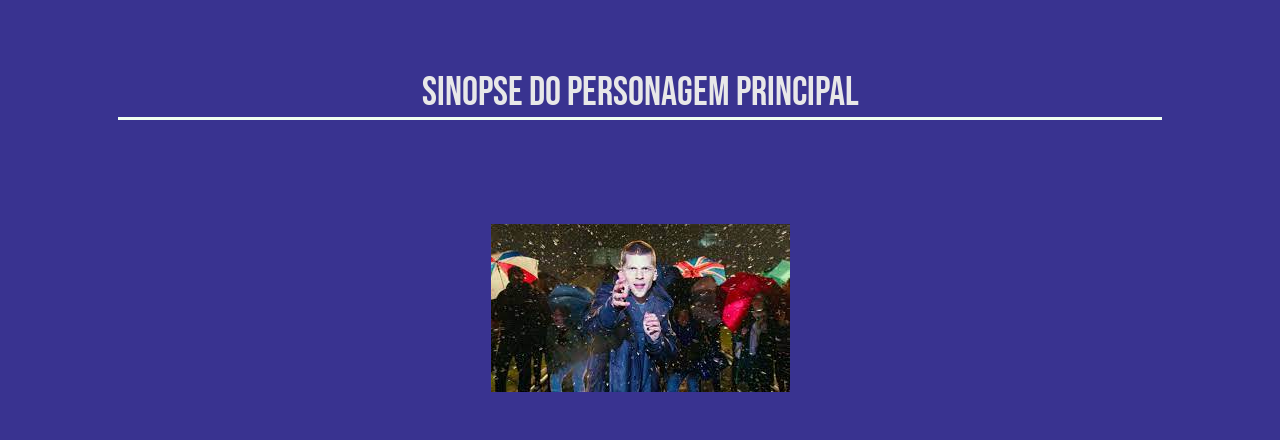
<file: truquedemestre.html>
<!DOCTYPE html>

<html lang="pt-br">

<head>

    <meta charset="UTF-8">
    <meta name="viewport" content="width=device-width, initial-scale=1.0">
    <meta http-equiv="X-UA-Compatible" content="ie=edge">
    <title>Truque de mestre</title>
    <link rel="stylesheet" href="https://stackpath.bootstrapcdn.com/bootstrap/4.1.3/css/bootstrap.min.css" integrity="sha384-MCw98/SFnGE8fJT3GXwEOngsV7Zt27NXFoaoApmYm81iuXoPkFOJwJ8ERdknLPMO" crossorigin="anonymous">
    <link rel="stylesheet" href="truquedemestre.css">
    <link
    href="https://fonts.googleapis.com/css2?family=Bebas+Neue&display=swap"
    rel="stylesheet"
  />

</head>

<body>

    <div class="container p-5">
        <div class="row">
            <div class="col col-12 text-center">
                <h1 class="bordabaixo"> Truque de mestre</h1>
            </div>
        </div>
    </div>

    <div class="container p-5">
            <div class="row">
                <div class="col col-6 ">
                <img src="banner.jpg" alt="" class="img-fluid">
            </div>
            <div class="col col-6">
                    <p class="fontemenor"> Daniel Atlas (Jesse Eisenberg) é o carismático líder do grupo de ilusionistas chamado The Four Horsemen.</p>

                    <p class="fontemenor">O que poucos sabem é que, enquanto encanta o público com suas mágicas sob o palco, o grupo também rouba bancos em outro continente e ainda por cima distribui a quantia roubada nas contas dos próprios espectadores.</p>
                    
                    <p class="fontemenor">Estes crimes fazem com que o agente do FBI Dylan Hobbs (Mark Ruffalo) esteja determinado a capturá-los de qualquer jeito, ainda mais após o grupo anunciar que em breve fará seu assalto mais audacioso.</p>
                    
                    <p class="fontemenor">Para tanto ele conta com a ajuda de Alma Vargas (Melanie Laurent), uma detetive da Interpol, e também de Thaddeus Bradley (Morgan Freeman), um veterano desmistificador de mágicos que insiste que os assaltos são realizados a partir de disfarces e jogos envolvendo vídeos. </p>
            </div>
        </div>
    </div>
    <div class="container p-5">
        <div class="row">
            <div class="col col-12">
                <img src="truque-de-mestre-1024x533.jpg" alt="" class="img-fluid">
            </div>
        </div>
    </div>
    <div class="container p-5">
        <div class="row">
            <div class="col col-12 text-center">
                <h1 class="bordabaixo"> Sinopse do personagem principal</h1>
            </div>
        </div>
    </div>
    <div class="container p-5">
            <div class="row">
                <div class="col col-12 text-center">
                    <a href="danielatlas.html"><img src="download.jpg" alt=""></a>
                </div>
            </div>
        </div>

</body>

</html>
</file>
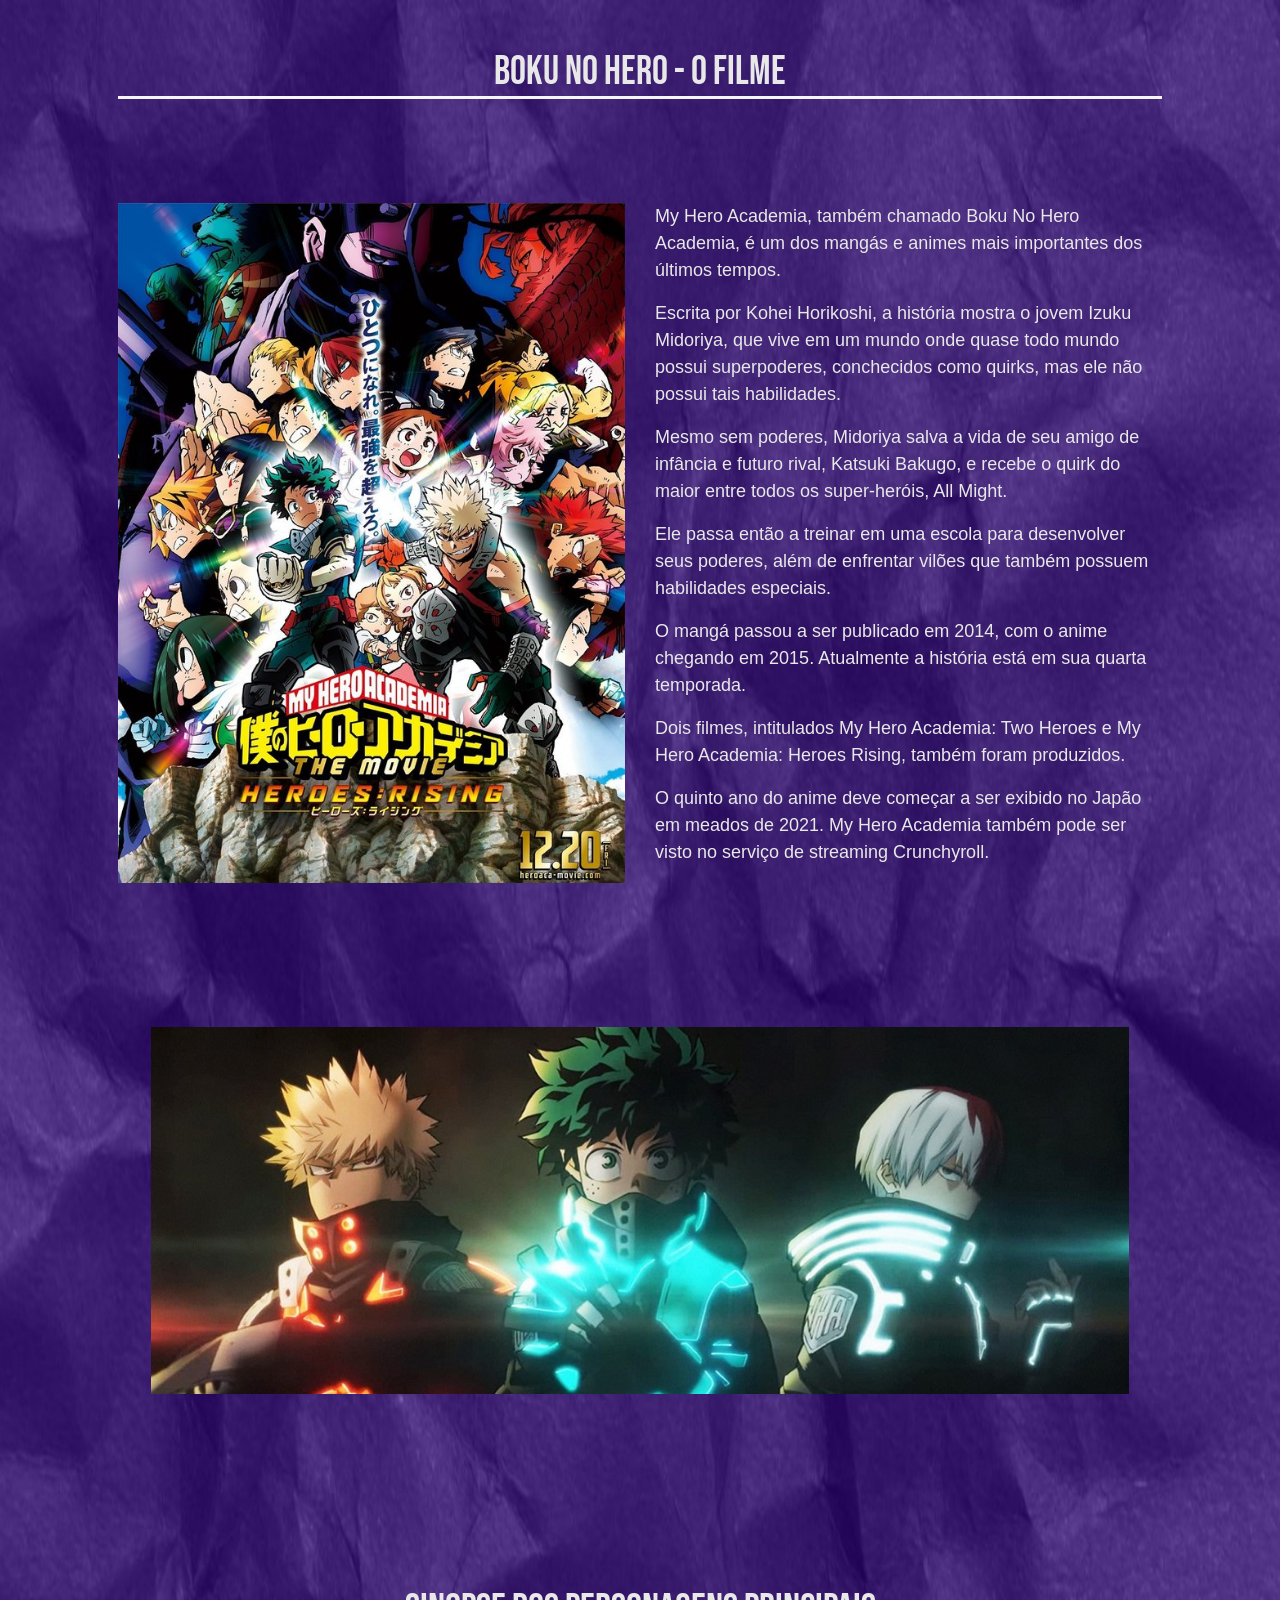
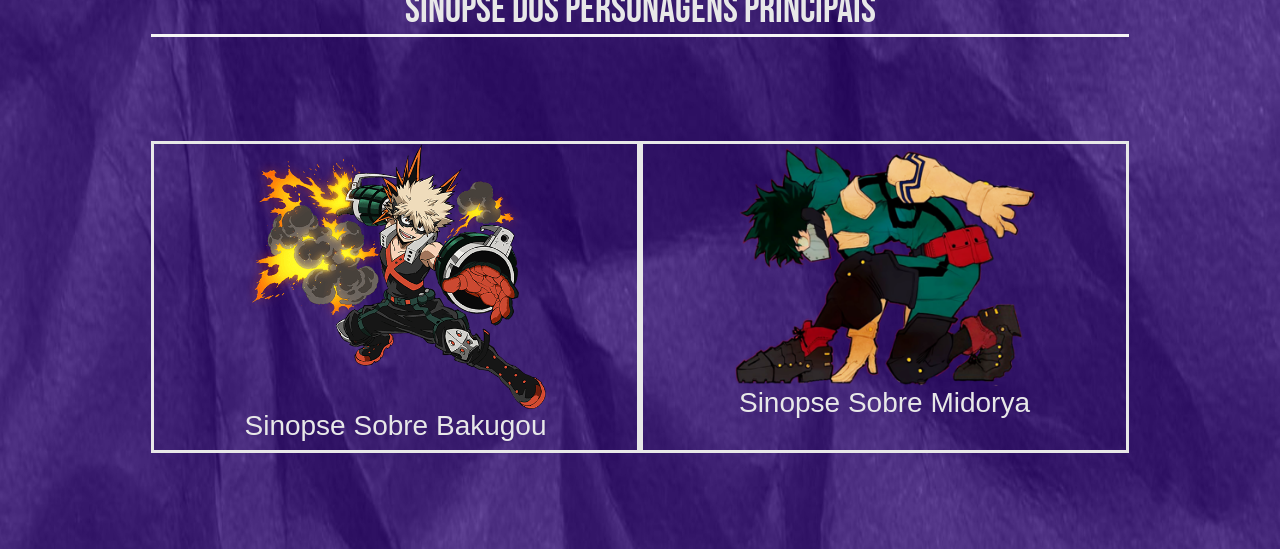
<file: assets/bokunohero.html>
<!DOCTYPE html>
<html lang="pt-br">

<head>
    <meta charset="UTF-8">
    <meta http-equiv="X-UA-Compatible" content="IE=edge">
    <meta name="viewport" content="width=device-width, initial-scale=1.0">
    <title>Boku no Hero o Filme</title>
    <link rel="stylesheet" href="https://stackpath.bootstrapcdn.com/bootstrap/4.1.3/css/bootstrap.min.css"
        integrity="sha384-MCw98/SFnGE8fJT3GXwEOngsV7Zt27NXFoaoApmYm81iuXoPkFOJwJ8ERdknLPMO" crossorigin="anonymous">
        <link rel="preconnect" href="https://fonts.gstatic.com">
<link href="https://fonts.googleapis.com/css2?family=Bebas+Neue&display=swap" rel="stylesheet">
    <style>
    
        
        body {
            background-color: rgb(57, 51, 144);
            color: #e8e8e8;
            ;
            font-family: sans-serif;
            background-repeat:no-repeat;
            background-size: 100% 100%;
            background-image:  url('images/novo.jpg');
        }

        p {
            font-size: 18px;
        }
        .tamanhoPEr{
            width:300px;
        }
        .borda{
            border:3px solid #e8e8e8;
        }
        a{
            text-decoration: none;
            color: #e8e8e8;
        }
        a:hover{
            color:rgb(91, 243, 243);
        }
        .bordacima{
            border-bottom:solid whitesmoke;
        }
        h1{
            font-family: 'Bebas Neue', cursive;
        }
    </style>
</head>

<body>
    <div class="container p-5">
        <div class="row">
            <div class="col col-12 text-center">
                <h1 class="bordacima">Boku no Hero - O Filme</h1>
            </div>
        </div>
    </div>
    <div class="container p-5 ">
        <div class="row">
            <div class="col col-6">
                <img src="images/BNK_filme.jpeg" alt="" class="img-fluid">
            </div>
            <div class="col col-6">
                <p>My Hero Academia, também chamado Boku No Hero Academia, é um dos mangás e animes mais importantes dos
                    últimos tempos. </p>

                    <p>Escrita por Kohei Horikoshi, a história mostra o jovem Izuku Midoriya, que vive em um mundo onde
                quase todo mundo possui superpoderes, conchecidos como quirks, mas ele não possui tais habilidades.
                </p>

                <p>Mesmo sem poderes, Midoriya salva a vida de seu amigo de infância e futuro rival, Katsuki Bakugo, e
                    recebe o quirk do maior entre todos os super-heróis, All Might.</p>

                <p>Ele passa então a treinar em uma escola para desenvolver seus poderes, além de enfrentar vilões que
                    também possuem habilidades especiais.</p>
                

                <p>O mangá passou a ser publicado em 2014, com o anime chegando em 2015. Atualmente a história está em
                    sua quarta temporada.</p>

                    <p> Dois filmes, intitulados My Hero Academia: Two Heroes e My Hero Academia: Heroes Rising, também
                foram produzidos.</p>
                <p> O quinto ano do anime deve começar a ser exibido no Japão em meados de 2021.

                    My Hero Academia também pode ser visto no serviço de streaming Crunchyroll.</p>
            </div>
        </div>
    </div>
    <div class="container p-5">
        <div class="row">
            <div class="col col-12 p-5">
                <img src="images/bakudou_midoria_todo.jpg" alt="" class="img-fluid">
            </div>
        </div>
    </div>
    <div class="container p-5">
        <div class="row ">
            <div class="col col-12 p-5">
               <h1 class="text-center bordacima"> Sinopse dos Personagens Principais</h1>
        </div>
    </div>

    <div class="container p-5">
        <div class="row">
            
            <div class="col col-6 text-center borda">
                <a href="personagemBNK.html"><img src="images/Katsuki_Bakugo.png" alt="" class=" tamanhoPEr">
                <h3 >Sinopse Sobre Bakugou</h3></a>
            </div>
            <div class="col col-6 text-center borda">
                <a href="personagemBNK2.html"><img src="images/midoria2.png" alt="" class=" tamanhoPEr">
                <h3>Sinopse Sobre Midorya</h3></a>
            </div>
        </div>
    </div>

</body>

</html>
</file>
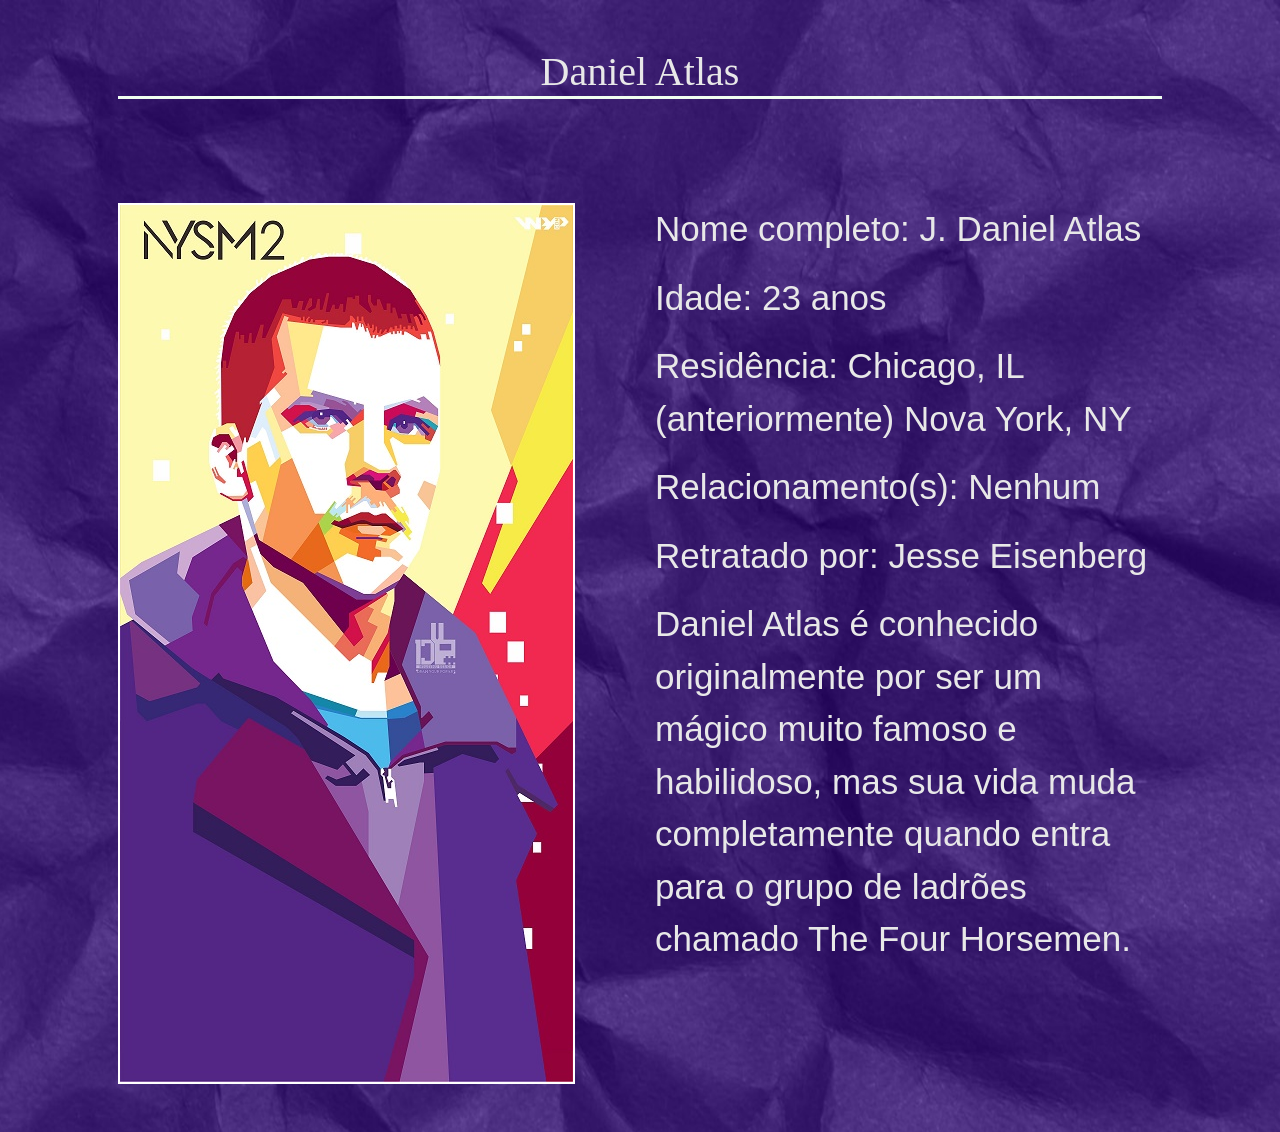
<file: assets/danielatlas.html>
<!DOCTYPE html>
<html lang="pt-br">
<head>
    <meta charset="UTF-8">
    <meta name="viewport" content="width=device-width, initial-scale=1.0">
    <meta http-equiv="X-UA-Compatible" content="ie=edge">
    <title>Document</title>
    <link rel="stylesheet" href="https://stackpath.bootstrapcdn.com/bootstrap/4.1.3/css/bootstrap.min.css" integrity="sha384-MCw98/SFnGE8fJT3GXwEOngsV7Zt27NXFoaoApmYm81iuXoPkFOJwJ8ERdknLPMO" crossorigin="anonymous">
    <link rel="stylesheet" href="css/truquedemestre.css">

</head>
<body>
    <div class="container p-5 text-center">
        <div class="row">
            <div class="col col-12">
                <h1 class="bordabaixo"> Daniel Atlas </h1>
            </div>
        </div>
    </div>
    <div class="container p-5">
            <div class="row">
                <div class="col col-6 ">
                <img src="images/personagemprincipal.jpg" alt="" class="img-fluid bordaB">
            </div>
            <div class="col col-6">
                    <p> Nome completo: J. Daniel Atlas</p>

                    <p>Idade: 23 anos</p>
                    
                    <p> Residência: Chicago, IL (anteriormente) Nova York, NY</p>
                    
                   <p>Relacionamento(s): Nenhum</p>

                   <p>Retratado por: Jesse Eisenberg </p>

                   <p>Daniel Atlas é conhecido originalmente por ser um mágico muito famoso e habilidoso, mas sua vida muda completamente quando entra para o grupo de ladrões chamado The Four Horsemen. </p>
            </div>
        </div>
    </div>
</body>
</html>
</file>
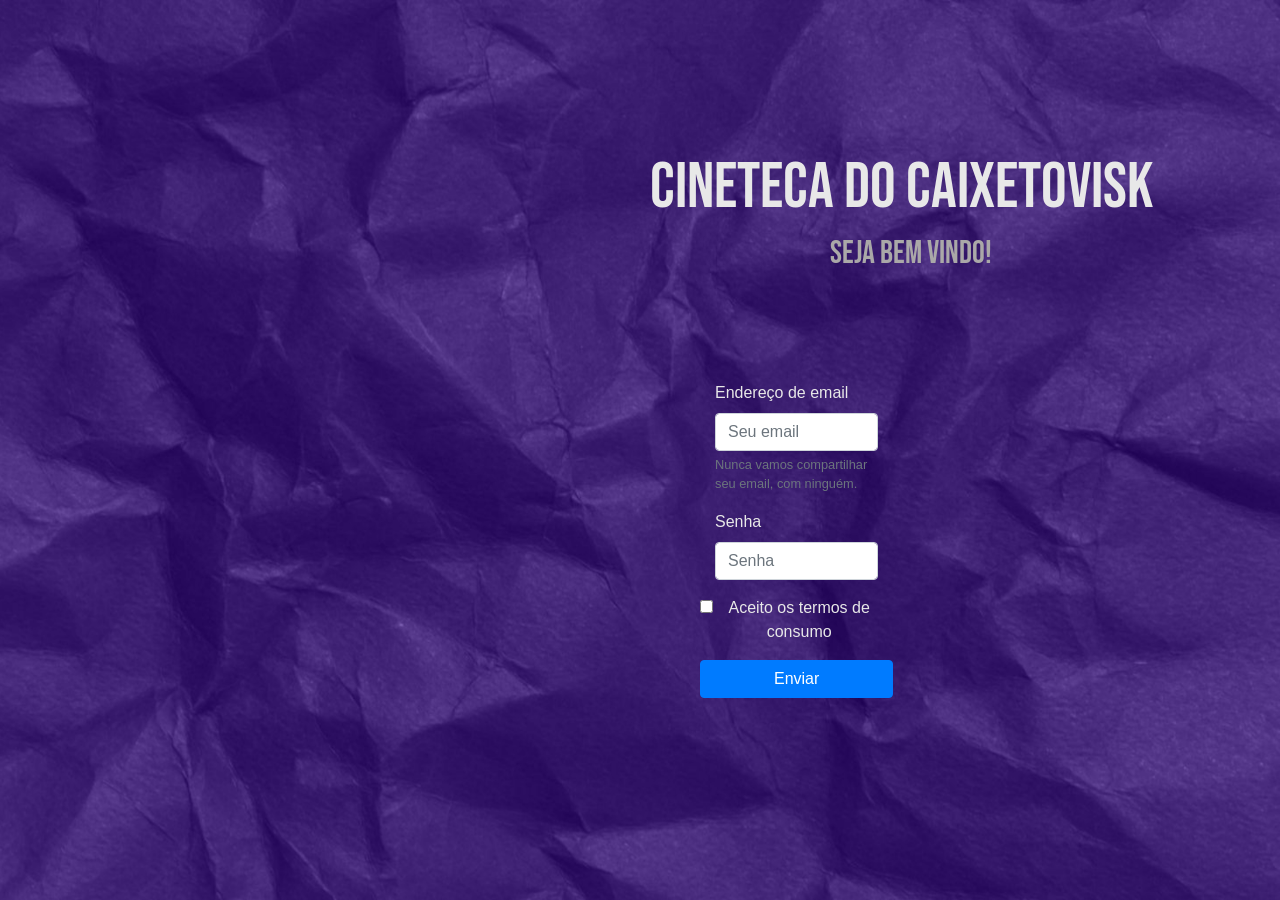
<file: assets/login.html>
<!DOCTYPE html>
<html lang="en">
  <head>
    <meta charset="UTF-8" />
    <meta http-equiv="X-UA-Compatible" content="IE=edge" />
    <meta name="viewport" content="width=device-width, initial-scale=1.0" />
    <title>Login e Cadastro Cineteca</title>
    <link
      href="https://fonts.googleapis.com/css2?family=Bebas+Neue&family=Oswald:wght@200&display=swap"
      rel="stylesheet"
    />
    <link
      rel="stylesheet"
      href="https://stackpath.bootstrapcdn.com/bootstrap/4.1.3/css/bootstrap.min.css"
      integrity="sha384-MCw98/SFnGE8fJT3GXwEOngsV7Zt27NXFoaoApmYm81iuXoPkFOJwJ8ERdknLPMO"
      crossorigin="anonymous"
    />
    <link rel="stylesheet" href="css/style.css" />
  </head>
  <body>
    <h1 class="titulo">Cineteca do Caixetovisk</h1>
    <h3 class="subtitulo">Seja bem vindo!</h3>
    
    <form class="needs-validation" novalidate action="../index.html">
      <div class="form-group col-md-4">
        <label for="exampleInputEmail1">Endereço de email</label>
        <input
          type="email"
          class="form-control"
          id="exampleInputEmail1"
          aria-describedby="emailHelp"
          placeholder="Seu email"
          required
        />
        <small id="emailHelp" class="form-text text-muted"
          >Nunca vamos compartilhar seu email, com ninguém.</small
        >
        <div class="invalid-feedback">Por favor, escolha um e-mail.</div>
      </div>
      <div class="form-group col-md-4">
        <label for="exampleInputPassword1">Senha</label>
        <input
          type="password"
          class="form-control"
          id="exampleInputPassword1"
          placeholder="Senha"
          required
        />
        <div class="invalid-feedback">Por favor, escolha uma senha.</div>
      </div>
      <div class="form-group form-check text-center col-md-4">
        <input type="checkbox" class="form-check-input" id="exampleCheck1" />
        <label class="form-check-label" for="exampleCheck1"
          >Aceito os termos de consumo</label
        >
      </div>
      <button type="submit" class="btn btn-primary col-md-4"> Enviar</button>
    </form>

    <script>
      // Exemplo de JavaScript inicial para desativar envios de formulário, se houver campos inválidos.
      (function () {
        "use strict";
        window.addEventListener(
          "load",
          function () {
            // Pega todos os formulários que nós queremos aplicar estilos de validação Bootstrap personalizados.
            var forms = document.getElementsByClassName("needs-validation");
            // Faz um loop neles e evita o envio
            var validation = Array.prototype.filter.call(
              forms,
              function (form) {
                form.addEventListener(
                  "submit",
                  function (event) {
                    if (form.checkValidity() === false) {
                      event.preventDefault();
                      event.stopPropagation();
                    }
                    form.classList.add("was-validated");
                  },
                  false
                );
              }
            );
          },
          false
        );
      })();
    </script>

    <script
      src="https://code.jquery.com/jquery-3.3.1.slim.min.js"
      integrity="sha384-q8i/X+965DzO0rT7abK41JStQIAqVgRVzpbzo5smXKp4YfRvH+8abtTE1Pi6jizo"
      crossorigin="anonymous"
    ></script>
    <script
      src="https://cdnjs.cloudflare.com/ajax/libs/popper.js/1.14.3/umd/popper.min.js"
      integrity="sha384-ZMP7rVo3mIykV+2+9J3UJ46jBk0WLaUAdn689aCwoqbBJiSnjAK/l8WvCWPIPm49"
      crossorigin="anonymous"
    ></script>
    <script
      src="https://stackpath.bootstrapcdn.com/bootstrap/4.1.3/js/bootstrap.min.js"
      integrity="sha384-ChfqqxuZUCnJSK3+MXmPNIyE6ZbWh2IMqE241rYiqJxyMiZ6OW/JmZQ5stwEULTy"
      crossorigin="anonymous"
    ></script>
  </body>
</html>
</file>
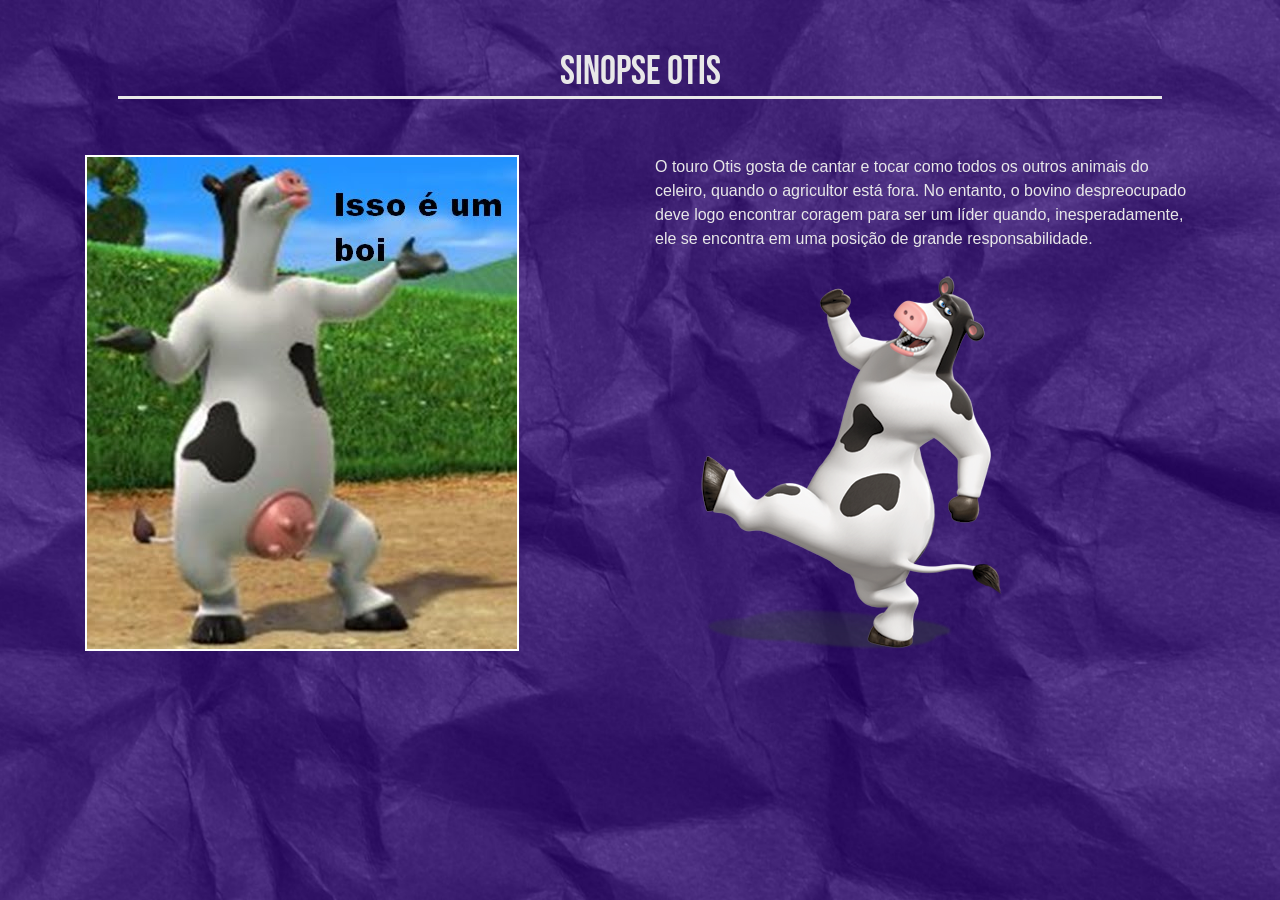
<file: assets/otis.html>
<!DOCTYPE html>
<html lang="pt-br">

<head>
  <meta charset="UTF-8" />
  <meta http-equiv="X-UA-Compatible" content="IE=edge" />
  <meta name="viewport" content="width=device-width, initial-scale=1.0" />
  <title>Bakugou</title>
  <link rel="stylesheet" href="https://stackpath.bootstrapcdn.com/bootstrap/4.1.3/css/bootstrap.min.css"
    integrity="sha384-MCw98/SFnGE8fJT3GXwEOngsV7Zt27NXFoaoApmYm81iuXoPkFOJwJ8ERdknLPMO" crossorigin="anonymous" />
  <link rel="preconnect" href="https://fonts.gstatic.com" />
  <link href="https://fonts.googleapis.com/css2?family=Bebas+Neue&display=swap" rel="stylesheet" />
  <style>
    body {
      background-color: rgb(57, 51, 144);
      color: #e8e8e8;
      font-family: sans-serif;
      background-repeat: no-repeat;
      background-size: 100%;
      background-image: url('images/novo.jpg');
    }

    .h1 {
      font-family: "Bebas Neue", cursive;
      border-bottom: solid;
    }

    .bordaB {
      border: solid white 2px;
    }
  </style>
</head>

<body>
  <div class="container p-5">
    <div class="row">
      <div class="col col-12 text-center">
        <h1 class="h1">Sinopse Otis</h1>
      </div>
    </div>
  </div>
  <div class="container p-6">
    <div class="row">
      <div class="col col-6">
        <img src="images/boi2.jpg" alt="" class="img-fluid bordaB" />
      </div>
      <div class="col col-6">
        <p class="letra">
          O touro Otis gosta de cantar e tocar como todos os outros animais do
          celeiro, quando o agricultor está fora. No entanto, o bovino
          despreocupado deve logo encontrar coragem para ser um líder quando,
          inesperadamente, ele se encontra em uma posição de grande
          responsabilidade.
        </p>
        <img src="images/otes.png" alt="" class="" />
      </div>
    </div>
  </div>
</body>

</html>
</file>
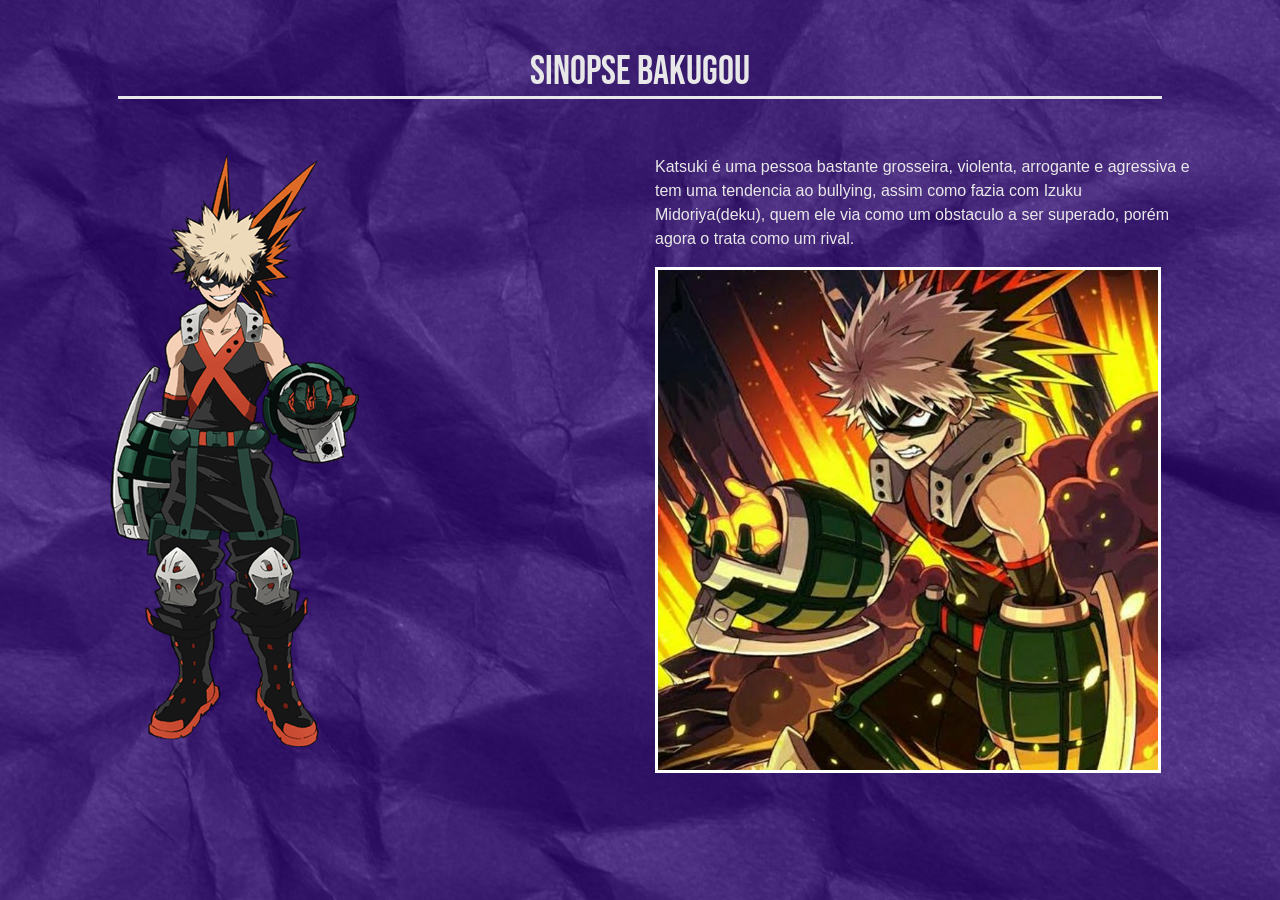
<file: assets/personagemBNK.html>
<!DOCTYPE html>
<html lang="pt-br">

<head>
    <meta charset="UTF-8">
    <meta http-equiv="X-UA-Compatible" content="IE=edge">
    <meta name="viewport" content="width=device-width, initial-scale=1.0">
    <title>Bakugou</title>
    <link rel="stylesheet" href="https://stackpath.bootstrapcdn.com/bootstrap/4.1.3/css/bootstrap.min.css"
        integrity="sha384-MCw98/SFnGE8fJT3GXwEOngsV7Zt27NXFoaoApmYm81iuXoPkFOJwJ8ERdknLPMO" crossorigin="anonymous">
        <link rel="preconnect" href="https://fonts.gstatic.com">
<link href="https://fonts.googleapis.com/css2?family=Bebas+Neue&display=swap" rel="stylesheet">
    <style>
        body {
            background-color: rgb(57, 51, 144);
            color: #e8e8e8;
            ;
            font-family: sans-serif;
            background-repeat:no-repeat;
            background-size:100%;
            background-image: url('images/novo.jpg');
        }

        .h1 {
            font-family: 'Bebas Neue', cursive;
            border-bottom: solid;
        }

        .bordaB {
            border: solid white;
        }
    </style>
</head>

<body>
    <div class="container p-5">
        <div class="row">
            <div class="col col-12 text-center ">
                <h1 class="h1">Sinopse Bakugou</h1>
            </div>
        </div>
    </div>
    <div class="container p-6">
        <div class="row">
            <div class="col col-6">
                <img src="images/Bakugou.png" alt="" class="img-fluid">
            </div>
            <div class="col col-6">
                <p>Katsuki é uma pessoa bastante grosseira, violenta, arrogante e agressiva e tem uma tendencia ao
                    bullying,
                    assim como fazia com Izuku Midoriya(deku), quem ele via como um obstaculo a ser superado,
                    porém agora o trata como um rival.</p>
                <img src="images/bakugou 2.jpg" alt="" class="bordaB">

            </div>
            
        </div>
    </div>

</body>

</html>
</file>
<file: truquedemestre.css>
body{
    background-color: rgb(57, 51, 144);
    color: #e8e8e8;;
    font-family: sans-serif;
}

.bordabaixo{
    border-bottom: solid honeydew;
    font-family: 'Bebas Neue', cursive;
}

p{
    font-size: 35px;
}

.fontemenor{
    font-size: 20px;
}
</file>
<file: style.css>
form {
    padding-top: 100px;
    padding-left: 700px;
    color: #e8e8e8;
}

body {
    background-color:rgb(57, 51, 144);
}

.titulo {
    color: #e8e8e8;
    font-family: 'Bebas Neue', cursive;
    font-size: 4rem;
    padding-top: 150px;
    padding-left: 650px;
}

.subtitulo {
    color: #aaa8a8;
    font-family: 'Bebas Neue', cursive;
    font-size: 2rem;
    padding-left: 830px;
}
a{
    text-decoration: none;
    color: #e8e8e8;
}
a:hover{
    color:rgb(91, 243, 243);
}
</file>
<file: estilo.css>
body {
    font-family: 'Franklin Gothic Medium', 'Arial Narrow', Arial, sans-serif;
        background-color: rgb(57, 51, 144);
        color: #e8e8e8;;
        
}

.letra {
font-size: 35px;

}

.letra2 {
    font-size: 55px;
    border-bottom: solid;
    font-family: 'Bebas Neue', cursive;
}

.letra3 {
    font-size: 35px;
    padding-top: 100px;
    padding-left: 350px;
}

img {
    max-width: 50%;
}
</file>
<file: assets/css/truquedemestre.css>
body{
    background-color: rgb(57, 51, 144);
    color: #e8e8e8;;
    font-family: sans-serif;
    background-repeat:no-repeat;
    background-size:100% 100%;
    background-image: url('../images/novo.jpg');
}

.bordabaixo{
    border-bottom: solid honeydew;
    font-family: 'Bebas Neue', cursive;
}

p{
    font-size: 35px;
}

.fontemenor{
    font-size: 20px;
}
.bordaB {
    border: solid white 2px;
  }
</file>
<file: assets/css/style.css>
form {
    padding-top: 100px;
    padding-left: 700px;
    color: #e8e8e8;
}

body {
    background-color:rgb(57, 51, 144);
    background-repeat:no-repeat;
    background-size: 100%;
    background-image: url('../images/novo.jpg');
}

.titulo {
    color: #e8e8e8;
    font-family: 'Bebas Neue', cursive;
    font-size: 4rem;
    padding-top: 150px;
    padding-left: 650px;
}

.subtitulo {
    color: #aaa8a8;
    font-family: 'Bebas Neue', cursive;
    font-size: 2rem;
    padding-left: 830px;
}
a{
    text-decoration: none;
    color: #e8e8e8;
}
a:hover{
    color:rgb(91, 243, 243);
}
</file>
